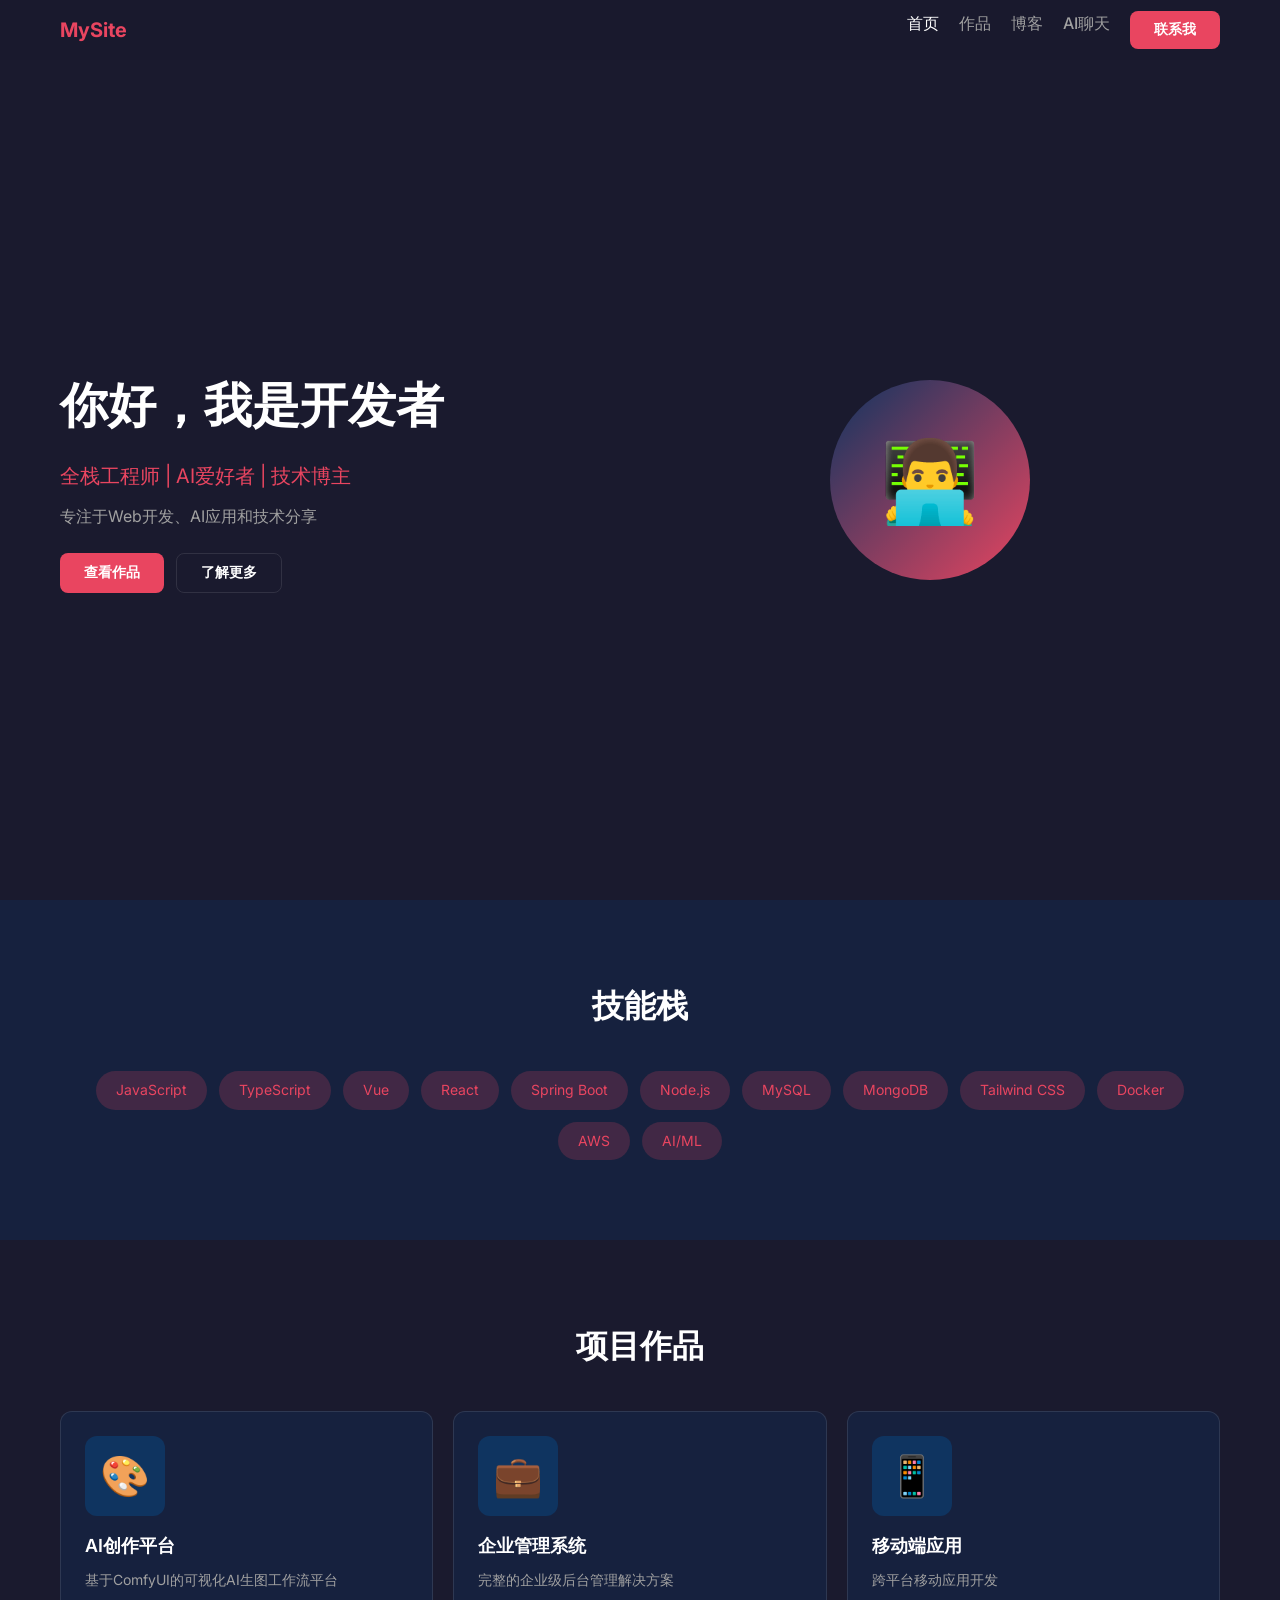
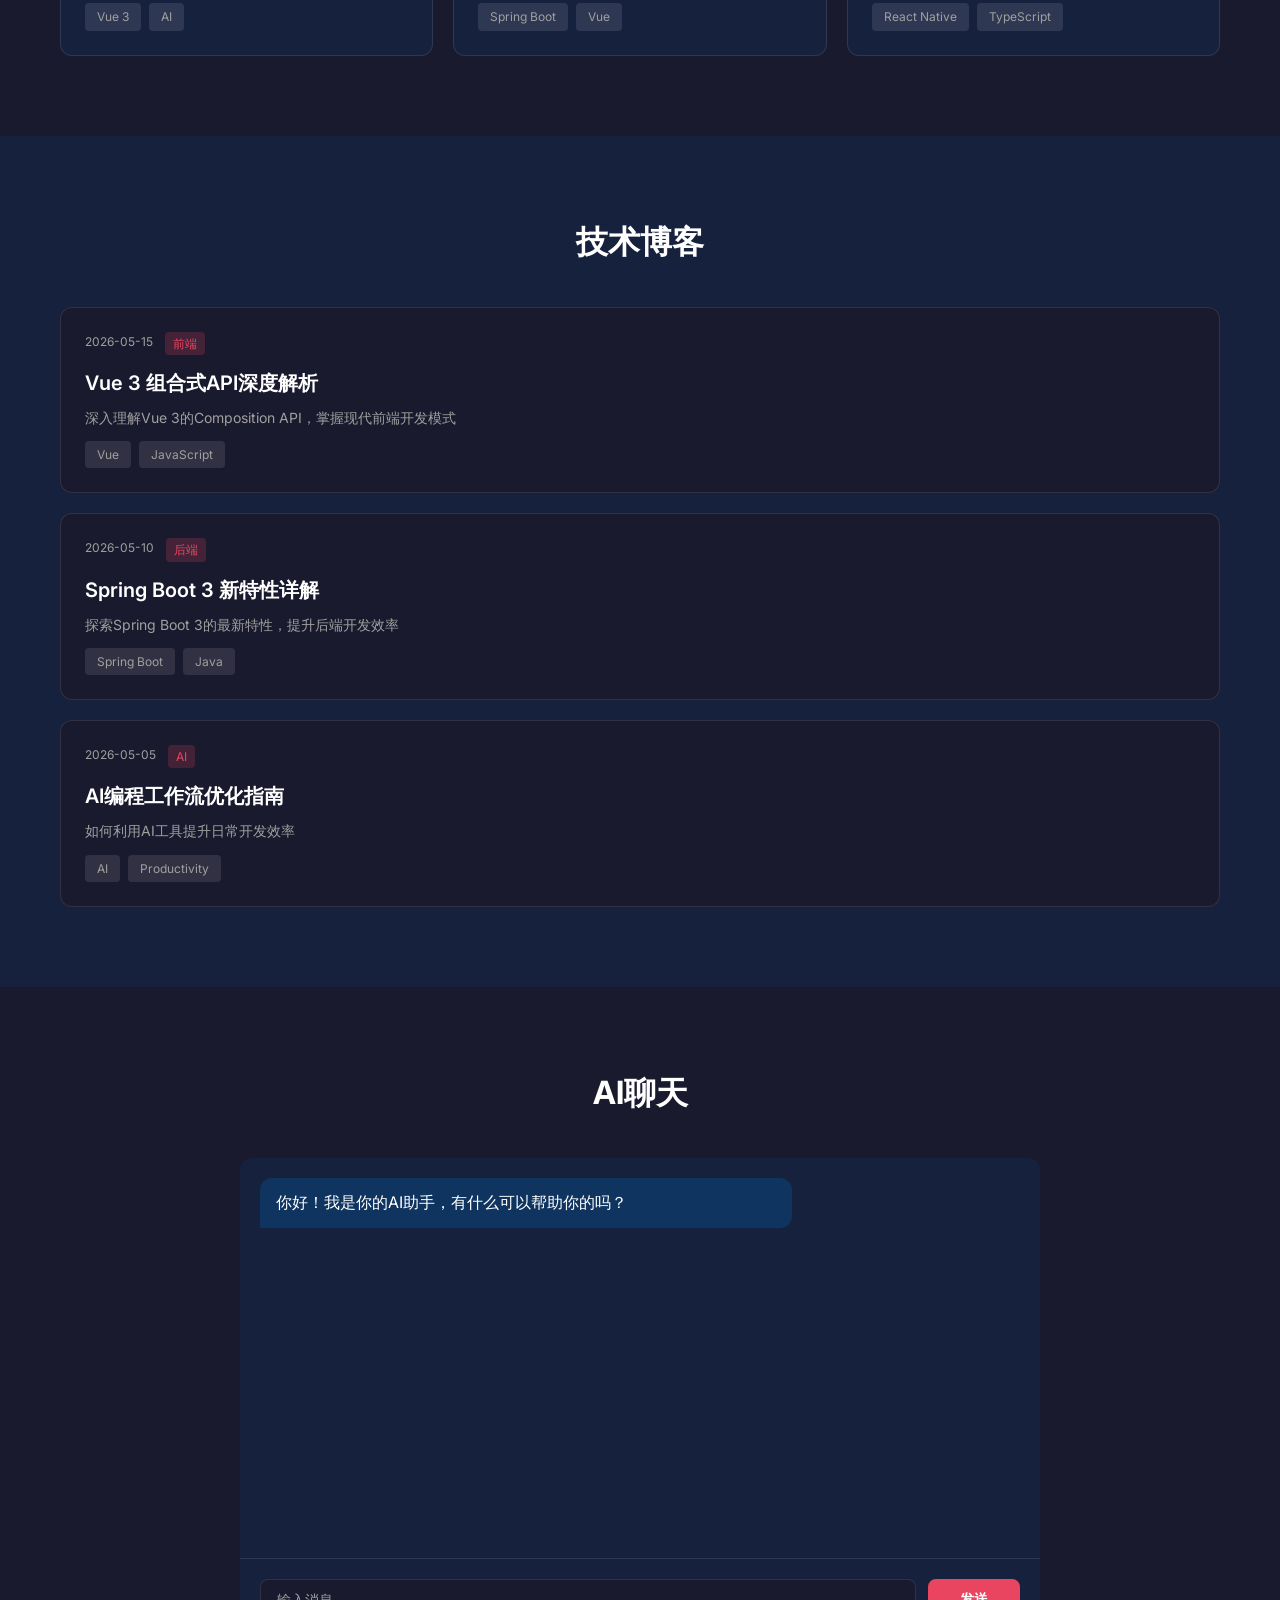
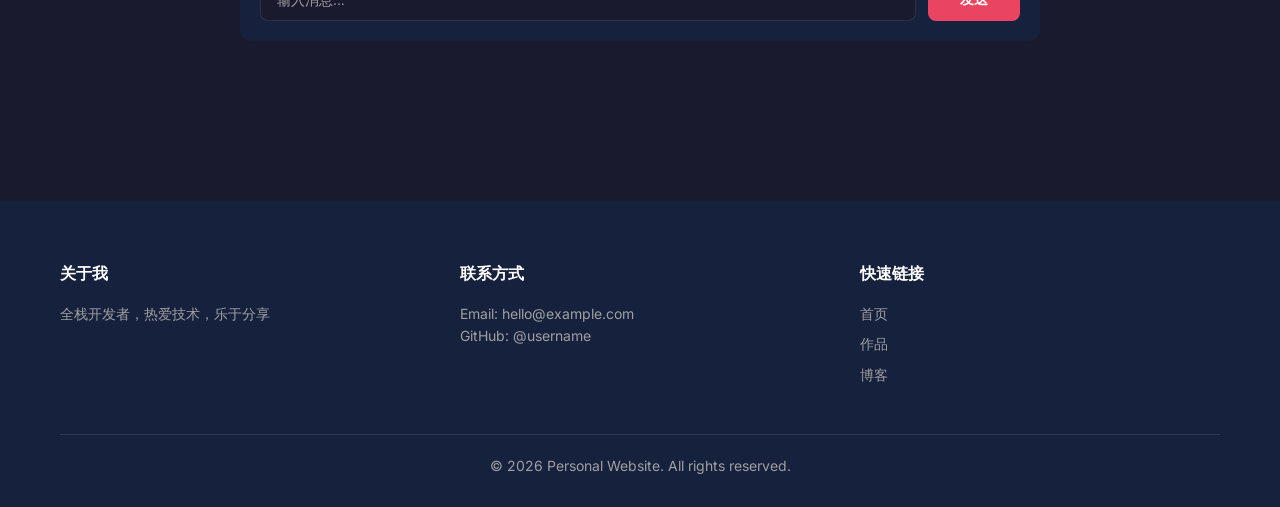
<file: test/staticv1/index.html>
<!DOCTYPE html>
<html lang="zh-CN">
<head>
    <meta charset="UTF-8">
    <meta name="viewport" content="width=device-width, initial-scale=1.0">
    <title>Personal Website - 个人网站</title>
    <link href="https://fonts.googleapis.com/css2?family=Inter:wght@400;600;700&display=swap" rel="stylesheet">
    <link rel="stylesheet" href="styles.css">
</head>
<body>
    <!-- 导航栏 -->
    <nav class="navbar">
        <div class="container">
            <div class="logo">
                <span class="logo-text">MySite</span>
            </div>
            <ul class="nav-links">
                <li><a href="#home" class="nav-link active">首页</a></li>
                <li><a href="#works" class="nav-link">作品</a></li>
                <li><a href="#blog" class="nav-link">博客</a></li>
                <li><a href="#chat" class="nav-link">AI聊天</a></li>
                <li><button class="btn btn-primary">联系我</button></li>
            </ul>
            <div class="hamburger" onclick="toggleMenu()">
                <span></span>
                <span></span>
                <span></span>
            </div>
        </div>
    </nav>

    <!-- Hero区域 -->
    <section id="home" class="hero">
        <div class="container hero-content">
            <div class="hero-text">
                <h1 class="hero-title">你好，我是开发者</h1>
                <p class="hero-subtitle">全栈工程师 | AI爱好者 | 技术博主</p>
                <p class="hero-description">专注于Web开发、AI应用和技术分享</p>
                <div class="hero-buttons">
                    <button class="btn btn-primary">查看作品</button>
                    <button class="btn btn-secondary">了解更多</button>
                </div>
            </div>
            <div class="hero-avatar">
                <div class="avatar-circle">
                    <span class="avatar-icon">👨‍💻</span>
                </div>
            </div>
        </div>
    </section>

    <!-- 技能标签 -->
    <section class="skills">
        <div class="container">
            <h2 class="section-title">技能栈</h2>
            <div class="skills-grid">
                <span class="skill-tag">JavaScript</span>
                <span class="skill-tag">TypeScript</span>
                <span class="skill-tag">Vue</span>
                <span class="skill-tag">React</span>
                <span class="skill-tag">Spring Boot</span>
                <span class="skill-tag">Node.js</span>
                <span class="skill-tag">MySQL</span>
                <span class="skill-tag">MongoDB</span>
                <span class="skill-tag">Tailwind CSS</span>
                <span class="skill-tag">Docker</span>
                <span class="skill-tag">AWS</span>
                <span class="skill-tag">AI/ML</span>
            </div>
        </div>
    </section>

    <!-- 作品展示 -->
    <section id="works" class="works">
        <div class="container">
            <h2 class="section-title">项目作品</h2>
            <div class="works-grid">
                <div class="work-card">
                    <div class="work-image">
                        <span class="work-icon">🎨</span>
                    </div>
                    <h3 class="work-title">AI创作平台</h3>
                    <p class="work-description">基于ComfyUI的可视化AI生图工作流平台</p>
                    <div class="work-tags">
                        <span class="tag">Vue 3</span>
                        <span class="tag">AI</span>
                    </div>
                </div>
                <div class="work-card">
                    <div class="work-image">
                        <span class="work-icon">💼</span>
                    </div>
                    <h3 class="work-title">企业管理系统</h3>
                    <p class="work-description">完整的企业级后台管理解决方案</p>
                    <div class="work-tags">
                        <span class="tag">Spring Boot</span>
                        <span class="tag">Vue</span>
                    </div>
                </div>
                <div class="work-card">
                    <div class="work-image">
                        <span class="work-icon">📱</span>
                    </div>
                    <h3 class="work-title">移动端应用</h3>
                    <p class="work-description">跨平台移动应用开发</p>
                    <div class="work-tags">
                        <span class="tag">React Native</span>
                        <span class="tag">TypeScript</span>
                    </div>
                </div>
            </div>
        </div>
    </section>

    <!-- 博客列表 -->
    <section id="blog" class="blog">
        <div class="container">
            <h2 class="section-title">技术博客</h2>
            <div class="blog-list">
                <article class="blog-card">
                    <div class="blog-meta">
                        <span class="blog-date">2026-05-15</span>
                        <span class="blog-category">前端</span>
                    </div>
                    <h3 class="blog-title">Vue 3 组合式API深度解析</h3>
                    <p class="blog-summary">深入理解Vue 3的Composition API，掌握现代前端开发模式</p>
                    <div class="blog-tags">
                        <span class="tag">Vue</span>
                        <span class="tag">JavaScript</span>
                    </div>
                </article>
                <article class="blog-card">
                    <div class="blog-meta">
                        <span class="blog-date">2026-05-10</span>
                        <span class="blog-category">后端</span>
                    </div>
                    <h3 class="blog-title">Spring Boot 3 新特性详解</h3>
                    <p class="blog-summary">探索Spring Boot 3的最新特性，提升后端开发效率</p>
                    <div class="blog-tags">
                        <span class="tag">Spring Boot</span>
                        <span class="tag">Java</span>
                    </div>
                </article>
                <article class="blog-card">
                    <div class="blog-meta">
                        <span class="blog-date">2026-05-05</span>
                        <span class="blog-category">AI</span>
                    </div>
                    <h3 class="blog-title">AI编程工作流优化指南</h3>
                    <p class="blog-summary">如何利用AI工具提升日常开发效率</p>
                    <div class="blog-tags">
                        <span class="tag">AI</span>
                        <span class="tag">Productivity</span>
                    </div>
                </article>
            </div>
        </div>
    </section>

    <!-- AI聊天区域 -->
    <section id="chat" class="chat-section">
        <div class="container">
            <h2 class="section-title">AI聊天</h2>
            <div class="chat-container">
                <div class="chat-messages" id="chatMessages">
                    <div class="message bot-message">
                        <div class="message-content">
                            <p>你好！我是你的AI助手，有什么可以帮助你的吗？</p>
                        </div>
                    </div>
                </div>
                <div class="chat-input-area">
                    <input type="text" id="chatInput" placeholder="输入消息..." class="chat-input">
                    <button class="btn btn-primary chat-send-btn" onclick="sendMessage()">发送</button>
                </div>
            </div>
        </div>
    </section>

    <!-- 页脚 -->
    <footer class="footer">
        <div class="container">
            <div class="footer-content">
                <div class="footer-section">
                    <h4>关于我</h4>
                    <p>全栈开发者，热爱技术，乐于分享</p>
                </div>
                <div class="footer-section">
                    <h4>联系方式</h4>
                    <p>Email: hello@example.com</p>
                    <p>GitHub: @username</p>
                </div>
                <div class="footer-section">
                    <h4>快速链接</h4>
                    <ul>
                        <li><a href="#home">首页</a></li>
                        <li><a href="#works">作品</a></li>
                        <li><a href="#blog">博客</a></li>
                    </ul>
                </div>
            </div>
            <div class="footer-bottom">
                <p>&copy; 2026 Personal Website. All rights reserved.</p>
            </div>
        </div>
    </footer>

    <script src="script.js"></script>
</body>
</html>
</file>
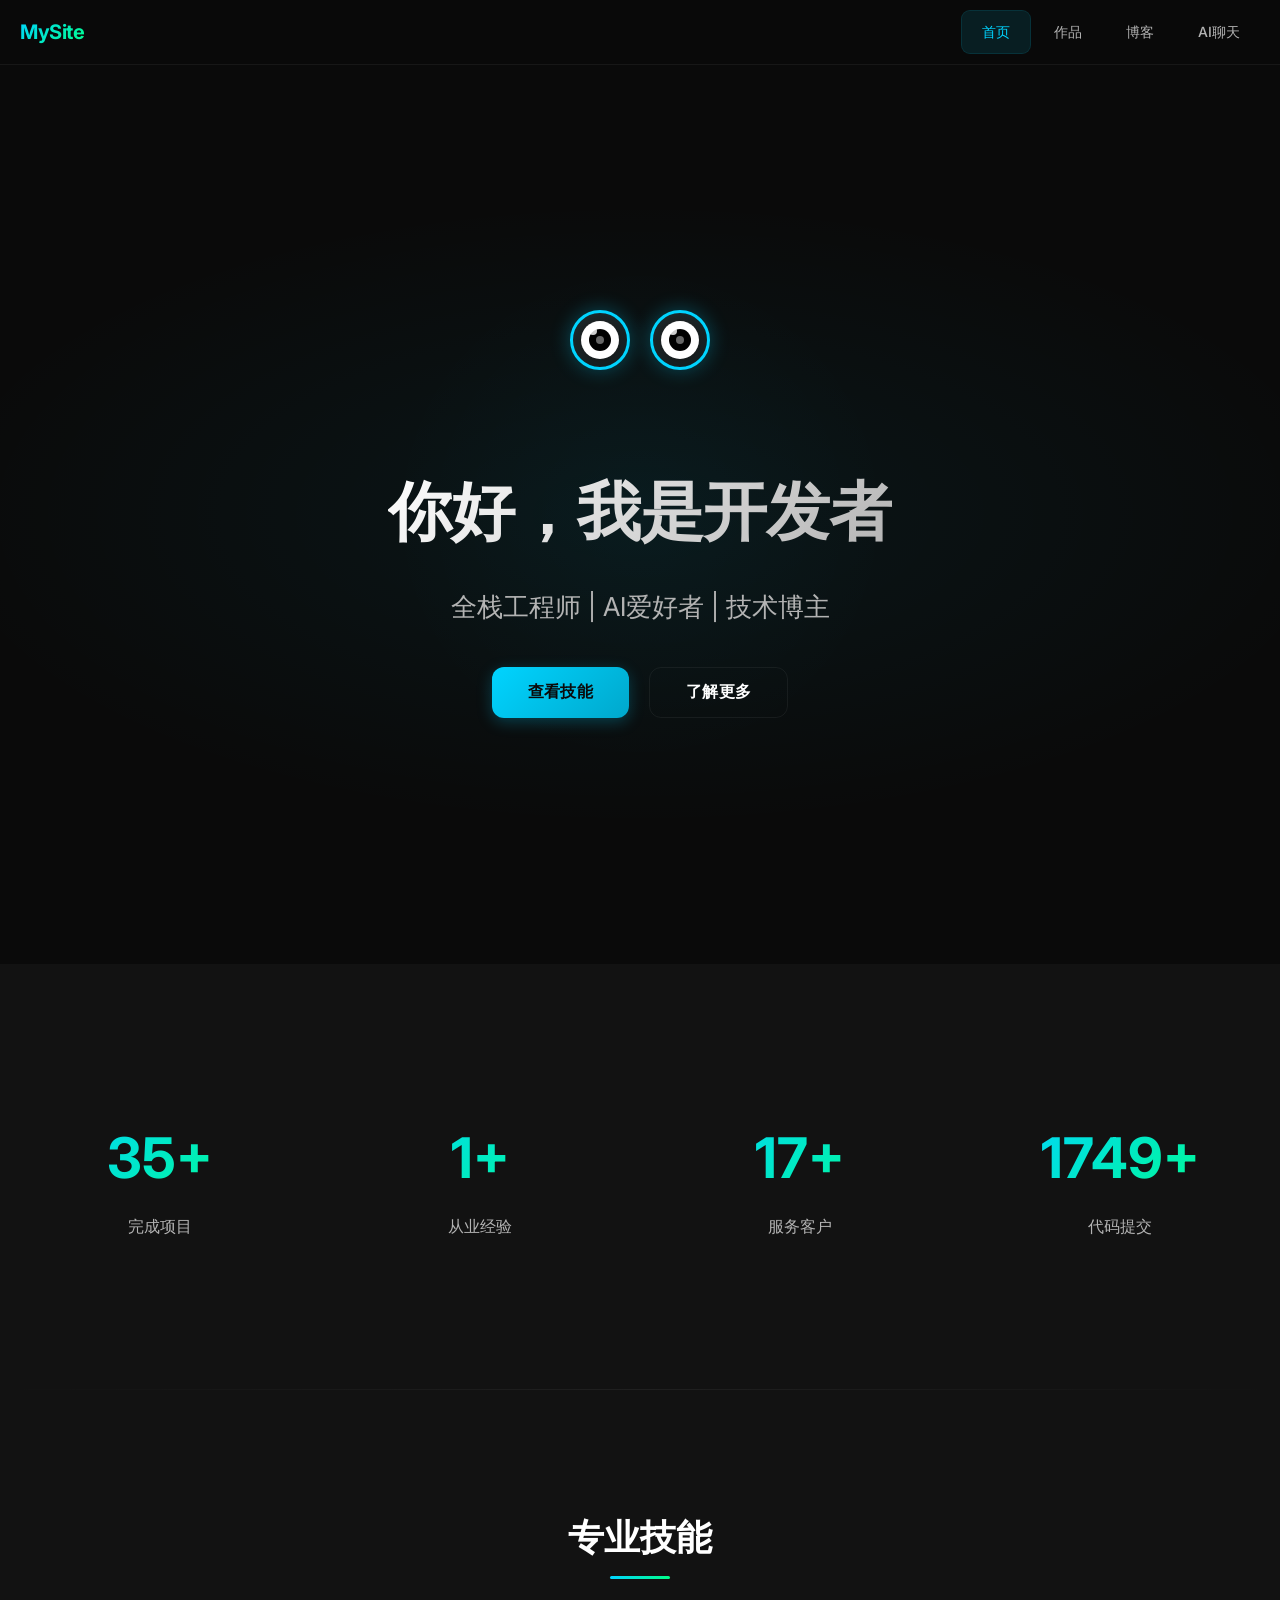
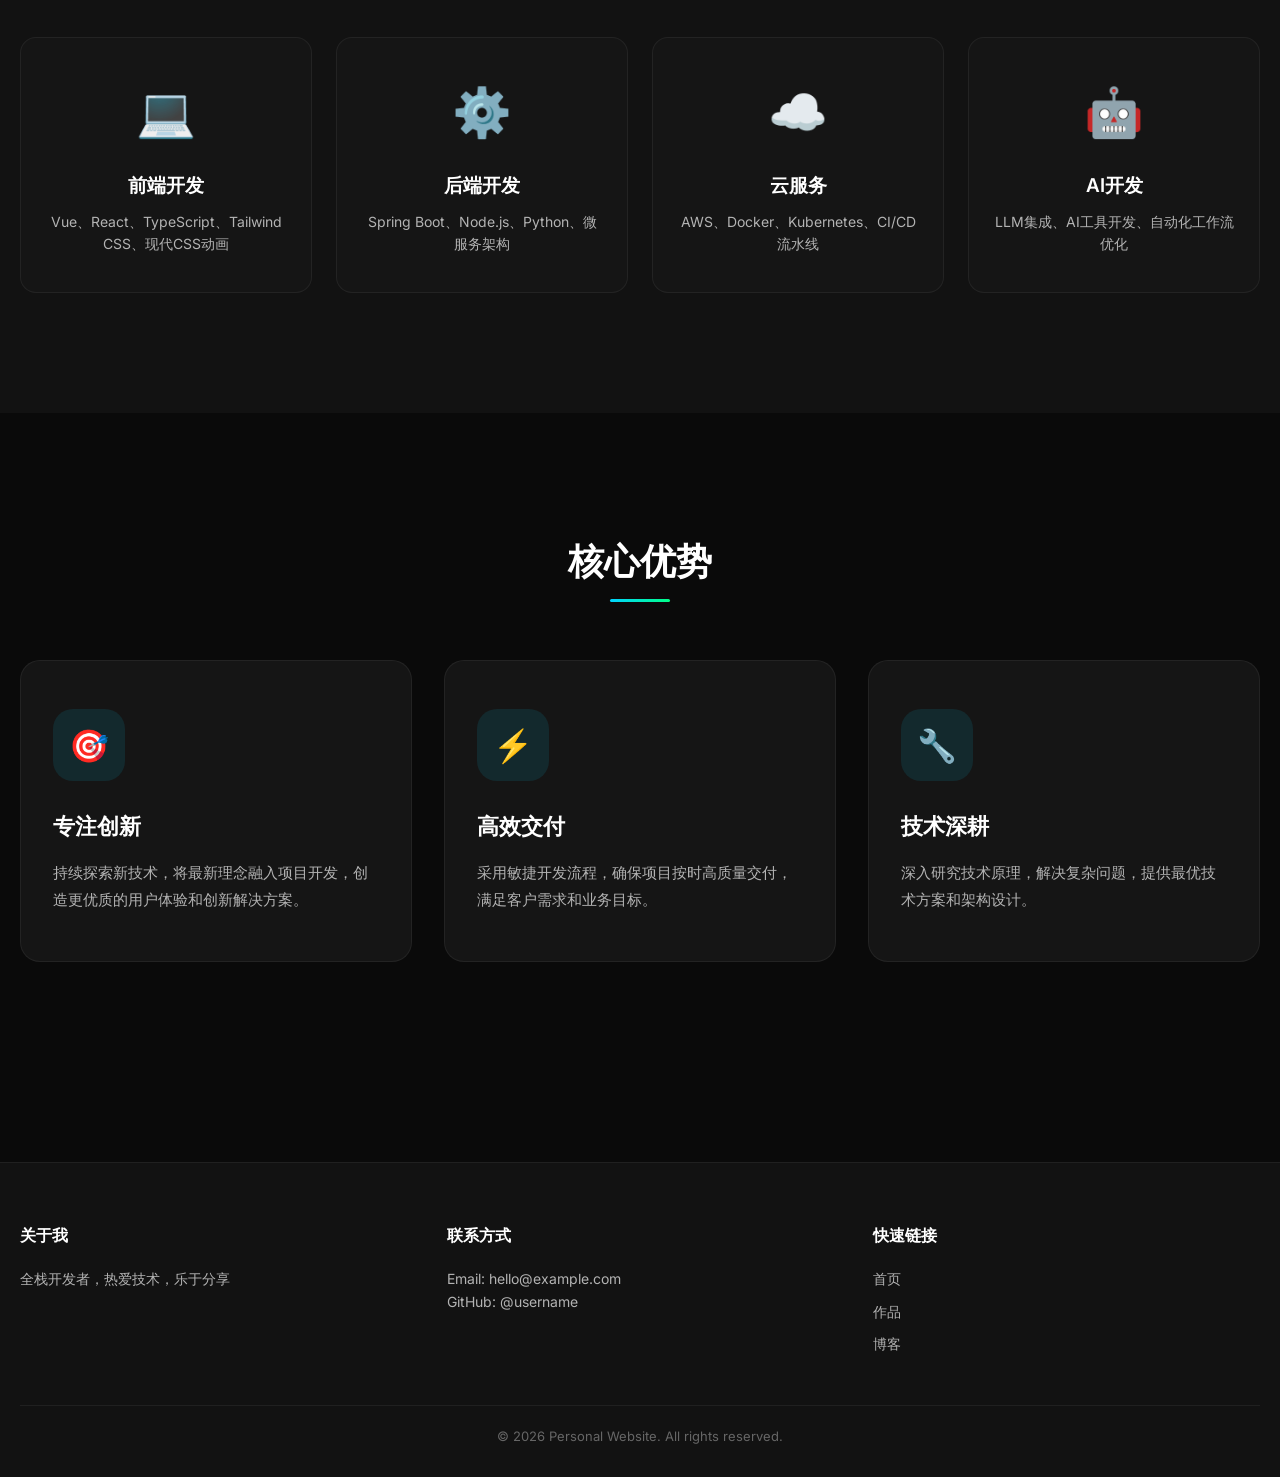
<file: test/staticv2/index.html>
<!DOCTYPE html>
<html lang="zh-CN">
<head>
    <meta charset="UTF-8">
    <meta name="viewport" content="width=device-width, initial-scale=1.0">
    <title>首页 - Personal Website</title>
    <link href="https://fonts.googleapis.com/css2?family=Inter:wght@400;500;600;700&display=swap" rel="stylesheet">
    <link rel="stylesheet" href="styles.css">
    <style>
        main {
            padding-top: 64px;
        }

        .hero {
            min-height: 100vh;
            display: flex;
            align-items: center;
            justify-content: center;
            position: relative;
            overflow: hidden;
        }

        .hero::before {
            content: '';
            position: absolute;
            top: 0;
            left: 0;
            right: 0;
            bottom: 0;
            background: radial-gradient(ellipse 80% 50% at center, rgba(0, 212, 255, 0.06) 0%, transparent 70%);
        }

        .hero::after {
            content: '';
            position: absolute;
            top: 50%;
            left: 50%;
            width: 600px;
            height: 600px;
            background: radial-gradient(circle, rgba(0, 212, 255, 0.03) 0%, transparent 60%);
            transform: translate(-50%, -50%);
            animation: pulseGlow 4s ease-in-out infinite;
        }

        @keyframes pulseGlow {
            0%, 100% {
                transform: translate(-50%, -50%) scale(1);
                opacity: 0.5;
            }
            50% {
                transform: translate(-50%, -50%) scale(1.2);
                opacity: 0.8;
            }
        }

        .hero-content {
            text-align: center;
            position: relative;
            z-index: 1;
            padding: 0 20px;
        }

        .eye-container {
            width: 140px;
            height: 100px;
            margin: 0 auto 50px;
            position: relative;
            animation: fadeInUp 0.8s ease forwards;
            perspective: 1000px;
        }

        .eye {
            width: 60px;
            height: 60px;
            background: linear-gradient(145deg, #1f1f1f 0%, #141414 100%);
            border-radius: 50%;
            position: absolute;
            border: 3px solid var(--accent);
            overflow: hidden;
            animation: eyeOpen 1.2s cubic-bezier(0.34, 1.56, 0.64, 1) forwards;
            opacity: 0;
            box-shadow: 
                0 0 20px rgba(0, 212, 255, 0.3),
                inset 0 0 20px rgba(0, 212, 255, 0.1);
        }

        .eye.left {
            left: 0;
            animation-delay: 0.3s;
        }

        .eye.right {
            right: 0;
            animation-delay: 0.5s;
        }

        @keyframes eyeOpen {
            0% {
                opacity: 0;
                transform: scaleY(0.05) scaleX(1);
                box-shadow: none;
            }
            50% {
                opacity: 1;
                transform: scaleY(0.05) scaleX(1);
                box-shadow: none;
            }
            60% {
                transform: scaleY(1.1) scaleX(1);
            }
            80% {
                transform: scaleY(0.9) scaleX(1);
            }
            100% {
                opacity: 1;
                transform: scaleY(1) scaleX(1);
                box-shadow: 
                    0 0 20px rgba(0, 212, 255, 0.3),
                    inset 0 0 20px rgba(0, 212, 255, 0.1);
            }
        }

        .eye-inner {
            width: 38px;
            height: 38px;
            background: #ffffff;
            border-radius: 50%;
            position: absolute;
            top: 50%;
            left: 50%;
            transform: translate(-50%, -50%);
            display: flex;
            align-items: center;
            justify-content: center;
            transition: transform 0.15s ease-out;
        }

        .pupil-container {
            position: relative;
            width: 100%;
            height: 100%;
            display: flex;
            align-items: center;
            justify-content: center;
        }

        .pupil {
            width: 22px;
            height: 22px;
            background: #000;
            border-radius: 50%;
            position: relative;
            transition: transform 0.25s cubic-bezier(0.4, 0, 0.2, 1);
        }

        .pupil::after {
            content: '';
            position: absolute;
            top: 30%;
            left: 30%;
            width: 40%;
            height: 40%;
            background: rgba(255, 255, 255, 0.4);
            border-radius: 50%;
        }

        .reflection {
            width: 8px;
            height: 8px;
            background: #fff;
            border-radius: 50%;
            position: absolute;
            top: 6px;
            left: 8px;
            opacity: 0.8;
        }

        .hero-title {
            font-size: 64px;
            font-weight: 700;
            margin-bottom: 24px;
            animation: fadeInUp 0.8s ease 0.8s forwards;
            opacity: 0;
            letter-spacing: -1px;
            background: linear-gradient(135deg, #fff 0%, #b3b3b3 100%);
            -webkit-background-clip: text;
            -webkit-text-fill-color: transparent;
            background-clip: text;
        }

        .hero-subtitle {
            font-size: 26px;
            color: var(--text-secondary);
            margin-bottom: 40px;
            animation: fadeInUp 0.8s ease 1s forwards;
            opacity: 0;
            font-weight: 400;
        }

        .hero-buttons {
            display: flex;
            gap: 20px;
            justify-content: center;
            animation: fadeInUp 0.8s ease 1.2s forwards;
            opacity: 0;
            flex-wrap: wrap;
        }

        .btn-hero {
            padding: 14px 36px;
            font-size: 16px;
            border-radius: 12px;
        }

        .skills-section {
            padding: 120px 0;
            background: var(--bg-secondary);
            position: relative;
        }

        .skills-section::before {
            content: '';
            position: absolute;
            top: 0;
            left: 0;
            right: 0;
            height: 1px;
            background: linear-gradient(90deg, transparent, var(--border-color), transparent);
        }

        .section-title {
            font-size: 36px;
            font-weight: 700;
            text-align: center;
            margin-bottom: 70px;
            position: relative;
        }

        .section-title::after {
            content: '';
            position: absolute;
            bottom: -12px;
            left: 50%;
            transform: translateX(-50%);
            width: 60px;
            height: 3px;
            background: linear-gradient(90deg, var(--accent), var(--success));
            border-radius: 2px;
        }

        .skills-grid {
            display: grid;
            grid-template-columns: repeat(auto-fit, minmax(220px, 1fr));
            gap: 24px;
        }

        .skill-card {
            background: var(--bg-card);
            padding: 36px 24px;
            border-radius: 16px;
            text-align: center;
            border: 1px solid var(--border-color);
            transition: all 0.35s cubic-bezier(0.4, 0, 0.2, 1);
            position: relative;
            overflow: hidden;
        }

        .skill-card::before {
            content: '';
            position: absolute;
            top: 0;
            left: 0;
            right: 0;
            height: 3px;
            background: linear-gradient(90deg, var(--accent), var(--success));
            transform: scaleX(0);
            transition: transform 0.35s ease;
        }

        .skill-card:hover {
            border-color: var(--accent);
            transform: translateY(-8px);
            box-shadow: var(--shadow-accent);
        }

        .skill-card:hover::before {
            transform: scaleX(1);
        }

        .skill-icon {
            font-size: 48px;
            margin-bottom: 20px;
            transition: transform 0.3s ease;
        }

        .skill-card:hover .skill-icon {
            transform: scale(1.1);
        }

        .skill-title {
            font-size: 19px;
            font-weight: 600;
            margin-bottom: 10px;
        }

        .skill-desc {
            color: var(--text-secondary);
            font-size: 14px;
            line-height: 1.6;
        }

        .features-section {
            padding: 120px 0;
            position: relative;
        }

        .features-grid {
            display: grid;
            grid-template-columns: repeat(auto-fit, minmax(320px, 1fr));
            gap: 32px;
        }

        .feature-card {
            background: var(--bg-card);
            padding: 48px 32px;
            border-radius: 20px;
            border: 1px solid var(--border-color);
            transition: all 0.35s cubic-bezier(0.4, 0, 0.2, 1);
            position: relative;
            overflow: hidden;
        }

        .feature-card::before {
            content: '';
            position: absolute;
            top: -50%;
            right: -50%;
            width: 100px;
            height: 100px;
            background: radial-gradient(circle, rgba(0, 212, 255, 0.08) 0%, transparent 70%);
            transition: transform 0.5s ease;
        }

        .feature-card:hover::before {
            transform: scale(2.5);
        }

        .feature-card:hover {
            border-color: var(--accent);
            transform: translateY(-10px);
            box-shadow: var(--shadow-lg);
        }

        .feature-icon {
            width: 72px;
            height: 72px;
            background: rgba(0, 212, 255, 0.1);
            border-radius: 20px;
            display: flex;
            align-items: center;
            justify-content: center;
            font-size: 32px;
            margin-bottom: 28px;
            transition: all 0.3s ease;
        }

        .feature-card:hover .feature-icon {
            background: rgba(0, 212, 255, 0.15);
            transform: scale(1.05);
        }

        .feature-title {
            font-size: 22px;
            font-weight: 600;
            margin-bottom: 14px;
        }

        .feature-desc {
            color: var(--text-secondary);
            font-size: 15px;
            line-height: 1.8;
        }

        .stats-section {
            padding: 120px 0;
            background: var(--bg-secondary);
        }

        .stats-grid {
            display: grid;
            grid-template-columns: repeat(auto-fit, minmax(200px, 1fr));
            gap: 40px;
            text-align: center;
        }

        .stat-item {
            padding: 30px;
        }

        .stat-value {
            font-size: 56px;
            font-weight: 700;
            background: linear-gradient(135deg, var(--accent), var(--success));
            -webkit-background-clip: text;
            -webkit-text-fill-color: transparent;
            background-clip: text;
            margin-bottom: 10px;
            display: block;
        }

        .stat-label {
            color: var(--text-secondary);
            font-size: 16px;
        }

        @media (max-width: 768px) {
            .hero-title {
                font-size: 40px;
            }

            .hero-subtitle {
                font-size: 20px;
            }

            .eye-container {
                width: 110px;
                height: 80px;
            }

            .eye {
                width: 48px;
                height: 48px;
            }

            .eye-inner {
                width: 30px;
                height: 30px;
            }

            .pupil {
                width: 18px;
                height: 18px;
            }

            .skills-grid {
                grid-template-columns: repeat(auto-fit, minmax(200px, 1fr));
                gap: 16px;
            }

            .features-grid {
                grid-template-columns: 1fr;
                gap: 20px;
            }

            .stat-value {
                font-size: 40px;
            }
        }

        @media (max-width: 480px) {
            .hero-title {
                font-size: 32px;
            }

            .hero-subtitle {
                font-size: 17px;
            }

            .hero-buttons {
                flex-direction: column;
                align-items: center;
            }

            .btn-hero {
                width: 100%;
                max-width: 280px;
            }
        }
    </style>
</head>
<body>
    <nav class="navbar">
        <div class="container">
            <div class="logo">MySite</div>
            <ul class="nav-links" id="navLinks">
                <li><a href="index.html" class="active">首页</a></li>
                <li><a href="works.html">作品</a></li>
                <li><a href="blog.html">博客</a></li>
                <li><a href="ai-chat.html">AI聊天</a></li>
            </ul>
            <div class="hamburger" id="hamburger" onclick="toggleMenu()">
                <span></span>
                <span></span>
                <span></span>
            </div>
        </div>
    </nav>

    <main>
        <section class="hero">
            <div class="container hero-content">
                <div class="eye-container">
                    <div class="eye left">
                        <div class="eye-inner">
                            <div class="pupil-container">
                                <div class="pupil" id="leftPupil"></div>
                            </div>
                            <div class="reflection"></div>
                        </div>
                    </div>
                    <div class="eye right">
                        <div class="eye-inner">
                            <div class="pupil-container">
                                <div class="pupil" id="rightPupil"></div>
                            </div>
                            <div class="reflection"></div>
                        </div>
                    </div>
                </div>
                <h1 class="hero-title">你好，我是开发者</h1>
                <p class="hero-subtitle">全栈工程师 | AI爱好者 | 技术博主</p>
                <div class="hero-buttons">
                    <button class="btn btn-primary btn-hero" onclick="scrollToSection('skills-section')">查看技能</button>
                    <button class="btn btn-secondary btn-hero" onclick="scrollToSection('features-section')">了解更多</button>
                </div>
            </div>
        </section>

        <section class="stats-section">
            <div class="container">
                <div class="stats-grid">
                    <div class="stat-item">
                        <span class="stat-value" id="statProjects">100+</span>
                        <span class="stat-label">完成项目</span>
                    </div>
                    <div class="stat-item">
                        <span class="stat-value" id="statYears">5+</span>
                        <span class="stat-label">从业经验</span>
                    </div>
                    <div class="stat-item">
                        <span class="stat-value" id="statClients">50+</span>
                        <span class="stat-label">服务客户</span>
                    </div>
                    <div class="stat-item">
                        <span class="stat-value" id="statCommits">5000+</span>
                        <span class="stat-label">代码提交</span>
                    </div>
                </div>
            </div>
        </section>

        <section class="skills-section" id="skills-section">
            <div class="container">
                <h2 class="section-title">专业技能</h2>
                <div class="skills-grid">
                    <div class="skill-card">
                        <div class="skill-icon">💻</div>
                        <h3 class="skill-title">前端开发</h3>
                        <p class="skill-desc">Vue、React、TypeScript、Tailwind CSS、现代CSS动画</p>
                    </div>
                    <div class="skill-card">
                        <div class="skill-icon">⚙️</div>
                        <h3 class="skill-title">后端开发</h3>
                        <p class="skill-desc">Spring Boot、Node.js、Python、微服务架构</p>
                    </div>
                    <div class="skill-card">
                        <div class="skill-icon">☁️</div>
                        <h3 class="skill-title">云服务</h3>
                        <p class="skill-desc">AWS、Docker、Kubernetes、CI/CD流水线</p>
                    </div>
                    <div class="skill-card">
                        <div class="skill-icon">🤖</div>
                        <h3 class="skill-title">AI开发</h3>
                        <p class="skill-desc">LLM集成、AI工具开发、自动化工作流优化</p>
                    </div>
                </div>
            </div>
        </section>

        <section class="features-section" id="features-section">
            <div class="container">
                <h2 class="section-title">核心优势</h2>
                <div class="features-grid">
                    <div class="feature-card">
                        <div class="feature-icon">🎯</div>
                        <h3 class="feature-title">专注创新</h3>
                        <p class="feature-desc">持续探索新技术，将最新理念融入项目开发，创造更优质的用户体验和创新解决方案。</p>
                    </div>
                    <div class="feature-card">
                        <div class="feature-icon">⚡</div>
                        <h3 class="feature-title">高效交付</h3>
                        <p class="feature-desc">采用敏捷开发流程，确保项目按时高质量交付，满足客户需求和业务目标。</p>
                    </div>
                    <div class="feature-card">
                        <div class="feature-icon">🔧</div>
                        <h3 class="feature-title">技术深耕</h3>
                        <p class="feature-desc">深入研究技术原理，解决复杂问题，提供最优技术方案和架构设计。</p>
                    </div>
                </div>
            </div>
        </section>
    </main>

    <footer class="footer">
        <div class="container">
            <div class="footer-content">
                <div class="footer-section">
                    <h4>关于我</h4>
                    <p>全栈开发者，热爱技术，乐于分享</p>
                </div>
                <div class="footer-section">
                    <h4>联系方式</h4>
                    <p>Email: hello@example.com</p>
                    <p>GitHub: @username</p>
                </div>
                <div class="footer-section">
                    <h4>快速链接</h4>
                    <ul>
                        <li><a href="index.html">首页</a></li>
                        <li><a href="works.html">作品</a></li>
                        <li><a href="blog.html">博客</a></li>
                    </ul>
                </div>
            </div>
            <div class="footer-bottom">
                <p>&copy; 2026 Personal Website. All rights reserved.</p>
            </div>
        </div>
    </footer>

    <script>
        function toggleMenu() {
            const navLinks = document.getElementById('navLinks');
            const hamburger = document.getElementById('hamburger');
            navLinks.classList.toggle('active');
            hamburger.classList.toggle('active');
        }

        function scrollToSection(sectionId) {
            const section = document.getElementById(sectionId);
            if (section) {
                section.scrollIntoView({ behavior: 'smooth' });
            }
        }

        document.addEventListener('mousemove', function(e) {
            const eyeContainer = document.querySelector('.eye-container');
            const rect = eyeContainer.getBoundingClientRect();
            const centerX = rect.left + rect.width / 2;
            const centerY = rect.top + rect.height / 2;
            
            const deltaX = e.clientX - centerX;
            const deltaY = e.clientY - centerY;
            
            const distance = Math.sqrt(deltaX * deltaX + deltaY * deltaY);
            const maxDistance = 180;
            
            if (distance < maxDistance) {
                const ratioX = deltaX / maxDistance;
                const ratioY = deltaY / maxDistance;
                
                const leftPupil = document.getElementById('leftPupil');
                const rightPupil = document.getElementById('rightPupil');
                const maxOffset = 6;
                
                leftPupil.style.transform = `translate(${ratioX * maxOffset}px, ${ratioY * maxOffset}px)`;
                rightPupil.style.transform = `translate(${ratioX * maxOffset}px, ${ratioY * maxOffset}px)`;
            }
        });

        document.addEventListener('mouseleave', function() {
            const leftPupil = document.getElementById('leftPupil');
            const rightPupil = document.getElementById('rightPupil');
            
            leftPupil.style.transform = 'translate(0, 0)';
            rightPupil.style.transform = 'translate(0, 0)';
        });

        function animateNumbers() {
            const stats = [
                { id: 'statProjects', target: 100, suffix: '+' },
                { id: 'statYears', target: 5, suffix: '+' },
                { id: 'statClients', target: 50, suffix: '+' },
                { id: 'statCommits', target: 5000, suffix: '+' }
            ];

            stats.forEach(stat => {
                const element = document.getElementById(stat.id);
                if (!element) return;
                
                let current = 0;
                const duration = 2000;
                const steps = 60;
                const increment = stat.target / steps;
                const stepDuration = duration / steps;
                
                const timer = setInterval(() => {
                    current += increment;
                    if (current >= stat.target) {
                        element.textContent = stat.target + stat.suffix;
                        clearInterval(timer);
                    } else {
                        element.textContent = Math.floor(current) + stat.suffix;
                    }
                }, stepDuration);
            });
        }

        const observer = new IntersectionObserver((entries) => {
            entries.forEach(entry => {
                if (entry.isIntersecting) {
                    animateNumbers();
                    observer.disconnect();
                }
            });
        }, { threshold: 0.3 });

        const statsSection = document.querySelector('.stats-section');
        if (statsSection) {
            observer.observe(statsSection);
        }
    </script>
</body>
</html>
</file>
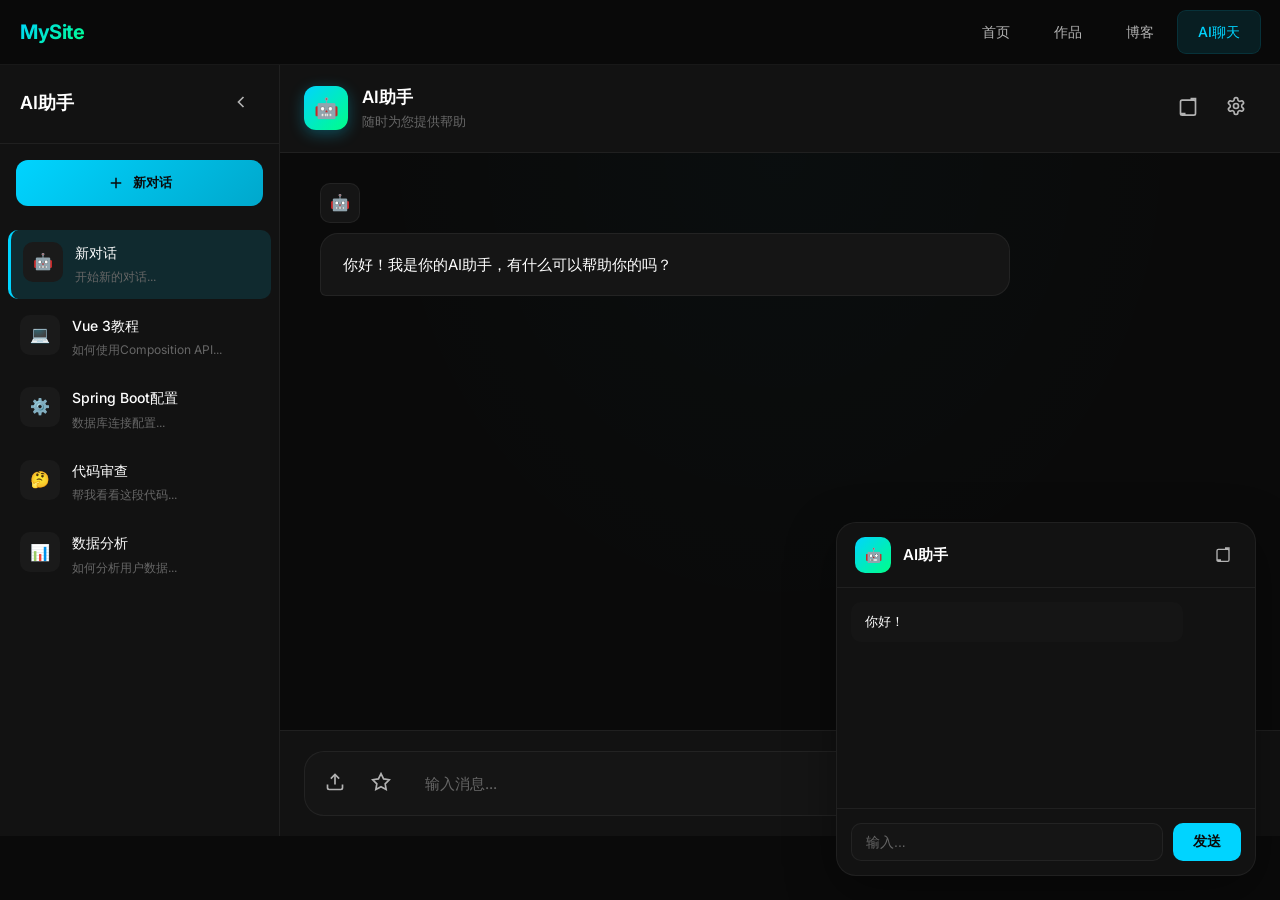
<file: test/staticv2/ai-chat.html>
<!DOCTYPE html>
<html lang="zh-CN">
<head>
    <meta charset="UTF-8">
    <meta name="viewport" content="width=device-width, initial-scale=1.0">
    <title>AI聊天 - Personal Website</title>
    <link href="https://fonts.googleapis.com/css2?family=Inter:wght@400;500;600;700&display=swap" rel="stylesheet">
    <link rel="stylesheet" href="styles.css">
    <style>
        main {
            padding-top: 64px;
            height: calc(100vh - 64px);
            display: flex;
        }

        .chat-container {
            display: flex;
            width: 100%;
            height: 100%;
        }

        .sidebar {
            width: 280px;
            background: var(--bg-secondary);
            border-right: 1px solid var(--border-color);
            display: flex;
            flex-direction: column;
            transition: width 0.35s cubic-bezier(0.4, 0, 0.2, 1);
        }

        .sidebar.collapsed {
            width: 60px;
        }

        .sidebar-header {
            padding: 20px;
            border-bottom: 1px solid var(--border-color);
            display: flex;
            align-items: center;
            gap: 12px;
        }

        .sidebar-title {
            font-size: 18px;
            font-weight: 600;
            flex: 1;
            overflow: hidden;
            white-space: nowrap;
            text-overflow: ellipsis;
        }

        .collapse-btn {
            background: none;
            border: none;
            color: var(--text-secondary);
            cursor: pointer;
            padding: 8px;
            border-radius: 8px;
            transition: all 0.25s ease;
            flex-shrink: 0;
        }

        .collapse-btn:hover {
            background: var(--bg-hover);
            color: var(--text-primary);
        }

        .new-chat-btn {
            margin: 16px;
            padding: 14px;
            background: linear-gradient(135deg, var(--accent), var(--accent-dark));
            border: none;
            border-radius: 12px;
            color: var(--bg-primary);
            font-weight: 600;
            cursor: pointer;
            transition: all 0.35s cubic-bezier(0.4, 0, 0.2, 1);
            display: flex;
            align-items: center;
            justify-content: center;
            gap: 8px;
        }

        .new-chat-btn:hover {
            transform: translateY(-2px);
            box-shadow: 0 8px 25px rgba(0, 212, 255, 0.35);
        }

        .history-list {
            flex: 1;
            overflow-y: auto;
            padding: 8px;
        }

        .history-item {
            padding: 12px;
            border-radius: 10px;
            cursor: pointer;
            transition: all 0.25s ease;
            display: flex;
            align-items: flex-start;
            gap: 12px;
            margin-bottom: 4px;
        }

        .history-item:hover {
            background: var(--bg-hover);
        }

        .history-item.active {
            background: rgba(0, 212, 255, 0.12);
            border-left: 3px solid var(--accent);
        }

        .history-icon {
            width: 40px;
            height: 40px;
            background: var(--bg-tertiary);
            border-radius: 10px;
            display: flex;
            align-items: center;
            justify-content: center;
            flex-shrink: 0;
            font-size: 16px;
        }

        .history-content {
            flex: 1;
            overflow: hidden;
            min-width: 0;
        }

        .history-title {
            font-size: 14px;
            font-weight: 500;
            white-space: nowrap;
            overflow: hidden;
            text-overflow: ellipsis;
            margin-bottom: 3px;
            color: var(--text-primary);
        }

        .history-preview {
            font-size: 12px;
            color: var(--text-muted);
            white-space: nowrap;
            overflow: hidden;
            text-overflow: ellipsis;
        }

        .sidebar.collapsed .sidebar-title,
        .sidebar.collapsed .new-chat-btn,
        .sidebar.collapsed .history-content {
            display: none;
        }

        .sidebar.collapsed .sidebar-header {
            justify-content: center;
        }

        .sidebar.collapsed .history-item {
            justify-content: center;
            padding: 10px;
        }

        .chat-area {
            flex: 1;
            display: flex;
            flex-direction: column;
            position: relative;
            background: var(--bg-primary);
        }

        .chat-header {
            padding: 20px 24px;
            border-bottom: 1px solid var(--border-color);
            display: flex;
            align-items: center;
            gap: 14px;
            background: var(--bg-secondary);
        }

        .chat-avatar {
            width: 44px;
            height: 44px;
            background: linear-gradient(135deg, var(--accent), var(--success));
            border-radius: 12px;
            display: flex;
            align-items: center;
            justify-content: center;
            font-size: 20px;
            box-shadow: 0 4px 15px rgba(0, 212, 255, 0.3);
        }

        .chat-info {
            flex: 1;
        }

        .chat-title {
            font-size: 17px;
            font-weight: 600;
            color: var(--text-primary);
        }

        .chat-subtitle {
            font-size: 13px;
            color: var(--text-muted);
        }

        .chat-actions {
            display: flex;
            gap: 8px;
        }

        .action-btn {
            background: none;
            border: none;
            color: var(--text-secondary);
            cursor: pointer;
            padding: 10px;
            border-radius: 10px;
            transition: all 0.25s ease;
            position: relative;
        }

        .action-btn:hover {
            background: var(--bg-hover);
            color: var(--text-primary);
        }

        .action-btn::after {
            content: attr(title);
            position: absolute;
            bottom: -30px;
            left: 50%;
            transform: translateX(-50%);
            background: var(--bg-tertiary);
            padding: 6px 12px;
            border-radius: 6px;
            font-size: 12px;
            white-space: nowrap;
            opacity: 0;
            pointer-events: none;
            transition: opacity 0.2s ease;
        }

        .action-btn:hover::after {
            opacity: 1;
        }

        .messages-container {
            flex: 1;
            overflow-y: auto;
            padding: 30px 40px;
            position: relative;
        }

        .messages-container::before {
            content: '';
            position: absolute;
            top: 0;
            left: 0;
            right: 0;
            bottom: 0;
            background: radial-gradient(ellipse at top, rgba(0, 212, 255, 0.02) 0%, transparent 60%);
            pointer-events: none;
        }

        .message {
            margin-bottom: 32px;
            max-width: 75%;
            animation: fadeInUp 0.3s ease;
        }

        .message.user {
            margin-left: auto;
        }

        .message-bubble {
            padding: 18px 22px;
            border-radius: 18px;
            line-height: 1.7;
            font-size: 15px;
            position: relative;
        }

        .message.bot .message-bubble {
            background: var(--bg-card);
            border: 1px solid var(--border-color);
            border-radius: 18px 18px 18px 6px;
        }

        .message.user .message-bubble {
            background: linear-gradient(135deg, var(--accent), var(--accent-dark));
            color: var(--bg-primary);
            border-radius: 18px 18px 6px 18px;
            box-shadow: 0 4px 15px rgba(0, 212, 255, 0.25);
        }

        .message-avatar {
            width: 40px;
            height: 40px;
            border-radius: 10px;
            margin-bottom: 10px;
            display: flex;
            align-items: center;
            justify-content: center;
            font-size: 16px;
            flex-shrink: 0;
        }

        .message.bot .message-avatar {
            background: var(--bg-card);
            border: 1px solid var(--border-color);
        }

        .message.user .message-avatar {
            background: linear-gradient(135deg, var(--accent), var(--success));
            margin-left: auto;
        }

        .typing-indicator {
            display: flex;
            gap: 6px;
            padding: 18px 22px;
            background: var(--bg-card);
            border: 1px solid var(--border-color);
            border-radius: 18px 18px 18px 6px;
            width: fit-content;
        }

        .typing-dot {
            width: 10px;
            height: 10px;
            background: var(--accent);
            border-radius: 50%;
            animation: typing 1.4s infinite ease-in-out;
        }

        .typing-dot:nth-child(1) { animation-delay: 0s; }
        .typing-dot:nth-child(2) { animation-delay: 0.2s; }
        .typing-dot:nth-child(3) { animation-delay: 0.4s; }

        @keyframes typing {
            0%, 80%, 100% { transform: scale(0.6); opacity: 0.5; }
            40% { transform: scale(1); opacity: 1; }
        }

        .input-area {
            padding: 20px 24px;
            border-top: 1px solid var(--border-color);
            background: var(--bg-secondary);
        }

        .input-wrapper {
            display: flex;
            align-items: center;
            gap: 12px;
            background: var(--bg-card);
            border: 1px solid var(--border-color);
            border-radius: 20px;
            padding: 10px;
            transition: all 0.25s cubic-bezier(0.4, 0, 0.2, 1);
        }

        .input-wrapper:focus-within {
            border-color: var(--accent);
            box-shadow: 0 0 0 3px rgba(0, 212, 255, 0.1);
        }

        .input-tools {
            display: flex;
            gap: 6px;
        }

        .tool-btn {
            background: none;
            border: none;
            color: var(--text-secondary);
            cursor: pointer;
            padding: 10px;
            border-radius: 10px;
            transition: all 0.25s ease;
            position: relative;
        }

        .tool-btn:hover {
            background: var(--bg-hover);
            color: var(--text-primary);
        }

        .tool-btn::after {
            content: attr(title);
            position: absolute;
            bottom: -30px;
            left: 50%;
            transform: translateX(-50%);
            background: var(--bg-tertiary);
            padding: 6px 12px;
            border-radius: 6px;
            font-size: 12px;
            white-space: nowrap;
            opacity: 0;
            pointer-events: none;
            transition: opacity 0.2s ease;
        }

        .tool-btn:hover::after {
            opacity: 1;
        }

        .chat-input {
            flex: 1;
            background: transparent;
            border: none;
            color: var(--text-primary);
            font-size: 15px;
            padding: 12px;
            outline: none;
            font-family: inherit;
        }

        .chat-input::placeholder {
            color: var(--text-muted);
        }

        .send-btn {
            background: linear-gradient(135deg, var(--accent), var(--accent-dark));
            border: none;
            border-radius: 14px;
            padding: 12px 24px;
            color: var(--bg-primary);
            font-weight: 600;
            cursor: pointer;
            transition: all 0.25s cubic-bezier(0.4, 0, 0.2, 1);
            display: flex;
            align-items: center;
            gap: 8px;
            flex-shrink: 0;
        }

        .send-btn:hover:not(:disabled) {
            transform: translateY(-2px);
            box-shadow: 0 6px 20px rgba(0, 212, 255, 0.35);
        }

        .send-btn:active:not(:disabled) {
            transform: translateY(0);
        }

        .send-btn:disabled {
            opacity: 0.5;
            cursor: not-allowed;
        }

        .upload-area {
            display: none;
            padding: 24px;
            border: 2px dashed var(--border-color);
            border-radius: 14px;
            text-align: center;
            margin-bottom: 16px;
            transition: all 0.25s ease;
            background: var(--bg-card);
        }

        .upload-area.dragover {
            border-color: var(--accent);
            background: rgba(0, 212, 255, 0.08);
        }

        .upload-area.active {
            display: block;
        }

        .upload-text {
            color: var(--text-secondary);
            font-size: 14px;
            margin-bottom: 12px;
        }

        .upload-hint {
            color: var(--text-muted);
            font-size: 13px;
        }

        .voice-recording {
            display: none;
            align-items: center;
            gap: 16px;
            padding: 20px;
            background: rgba(233, 69, 96, 0.12);
            border-radius: 14px;
            margin-bottom: 16px;
            border: 1px solid rgba(233, 69, 96, 0.2);
        }

        .voice-recording.active {
            display: flex;
            animation: pulse 2s ease-in-out infinite;
        }

        .voice-wave {
            display: flex;
            align-items: center;
            gap: 3px;
        }

        .wave-bar {
            width: 5px;
            height: 24px;
            background: linear-gradient(180deg, #e94560, #ff6b6b);
            border-radius: 3px;
            animation: wave 0.6s infinite ease-in-out;
        }

        .wave-bar:nth-child(1) { height: 10px; animation-delay: 0s; }
        .wave-bar:nth-child(2) { height: 20px; animation-delay: 0.1s; }
        .wave-bar:nth-child(3) { height: 14px; animation-delay: 0.2s; }
        .wave-bar:nth-child(4) { height: 24px; animation-delay: 0.3s; }
        .wave-bar:nth-child(5) { height: 16px; animation-delay: 0.4s; }
        .wave-bar:nth-child(6) { height: 22px; animation-delay: 0.5s; }

        @keyframes wave {
            0%, 100% { transform: scaleY(1); }
            50% { transform: scaleY(0.4); }
        }

        .voice-text {
            color: #e94560;
            font-weight: 600;
            font-size: 15px;
            flex: 1;
        }

        .voice-duration {
            color: var(--text-muted);
            font-size: 14px;
        }

        .cancel-voice-btn {
            background: none;
            border: none;
            color: #e94560;
            cursor: pointer;
            padding: 10px;
            border-radius: 10px;
            transition: all 0.25s ease;
        }

        .cancel-voice-btn:hover {
            background: rgba(233, 69, 96, 0.15);
        }

        .fullscreen-overlay {
            display: none;
            position: fixed;
            top: 64px;
            left: 0;
            right: 0;
            bottom: 0;
            background: var(--bg-primary);
            z-index: 100;
            flex-direction: column;
            animation: fadeIn 0.35s cubic-bezier(0.4, 0, 0.2, 1);
            backdrop-filter: blur(20px);
        }

        .fullscreen-overlay.active {
            display: flex;
        }

        .fullscreen-overlay::before {
            content: '';
            position: absolute;
            top: 0;
            left: 0;
            right: 0;
            bottom: 0;
            background: radial-gradient(ellipse at top, rgba(0, 212, 255, 0.03) 0%, transparent 60%);
            pointer-events: none;
        }

        .fullscreen-header {
            padding: 20px 24px;
            border-bottom: 1px solid var(--border-color);
            display: flex;
            justify-content: space-between;
            align-items: center;
            background: rgba(18, 18, 18, 0.95);
            backdrop-filter: blur(10px);
            position: relative;
            z-index: 1;
        }

        .fullscreen-title {
            font-size: 18px;
            font-weight: 600;
            color: var(--text-primary);
            display: flex;
            align-items: center;
            gap: 12px;
        }

        .fullscreen-title::before {
            content: '';
            width: 8px;
            height: 8px;
            background: var(--accent);
            border-radius: 50%;
            animation: pulse 2s ease-in-out infinite;
        }

        .fullscreen-actions {
            display: flex;
            gap: 10px;
        }

        .fullscreen-content {
            flex: 1;
            overflow-y: auto;
            padding: 40px;
            max-width: 900px;
            margin: 0 auto;
            width: 100%;
            position: relative;
            z-index: 1;
        }

        .fullscreen-input {
            padding: 20px 24px;
            border-top: 1px solid var(--border-color);
            background: rgba(18, 18, 18, 0.95);
            backdrop-filter: blur(10px);
            position: relative;
            z-index: 1;
        }

        .fullscreen-editor-wrapper {
            background: var(--bg-card);
            border: 1px solid var(--border-color);
            border-radius: 16px;
            overflow: hidden;
            transition: all 0.25s ease;
        }

        .fullscreen-editor-wrapper:focus-within {
            border-color: var(--accent);
            box-shadow: 0 0 0 3px rgba(0, 212, 255, 0.1);
        }

        .editor-toolbar {
            display: flex;
            gap: 4px;
            padding: 12px 16px;
            border-bottom: 1px solid var(--border-color);
            background: var(--bg-secondary);
            flex-wrap: wrap;
        }

        .toolbar-btn {
            background: none;
            border: none;
            color: var(--text-secondary);
            cursor: pointer;
            padding: 8px 12px;
            border-radius: 8px;
            transition: all 0.2s ease;
            font-size: 14px;
            display: flex;
            align-items: center;
            gap: 6px;
        }

        .toolbar-btn:hover {
            background: var(--bg-hover);
            color: var(--text-primary);
        }

        .toolbar-btn.active {
            background: rgba(0, 212, 255, 0.15);
            color: var(--accent);
        }

        .fullscreen-textarea {
            width: 100%;
            min-height: 180px;
            background: var(--bg-card);
            border: none;
            padding: 20px;
            color: var(--text-primary);
            font-family: 'Inter', monospace;
            font-size: 15px;
            line-height: 1.7;
            outline: none;
            resize: vertical;
            transition: all 0.25s ease;
        }

        .fullscreen-textarea::placeholder {
            color: var(--text-muted);
        }

        .fullscreen-actions-row {
            display: flex;
            justify-content: flex-end;
            gap: 12px;
            margin-top: 20px;
        }

        .editor-preview {
            padding: 20px;
            border-top: 1px solid var(--border-color);
            background: var(--bg-secondary);
            display: none;
        }

        .editor-preview.active {
            display: block;
        }

        .preview-content {
            color: var(--text-primary);
            font-size: 15px;
            line-height: 1.7;
        }

        .preview-content h1 {
            font-size: 28px;
            margin-bottom: 16px;
            color: var(--text-primary);
        }

        .preview-content h2 {
            font-size: 22px;
            margin-bottom: 12px;
            color: var(--text-primary);
        }

        .preview-content h3 {
            font-size: 18px;
            margin-bottom: 10px;
            color: var(--text-primary);
        }

        .preview-content code {
            background: rgba(0, 212, 255, 0.1);
            padding: 2px 6px;
            border-radius: 4px;
            font-family: monospace;
            font-size: 14px;
            color: var(--accent);
        }

        .preview-content pre {
            background: var(--bg-tertiary);
            padding: 16px;
            border-radius: 10px;
            overflow-x: auto;
            margin: 12px 0;
            border: 1px solid var(--border-color);
        }

        .preview-content pre code {
            background: none;
            padding: 0;
            color: var(--text-primary);
        }

        .preview-content blockquote {
            border-left: 3px solid var(--accent);
            padding-left: 16px;
            margin: 12px 0;
            color: var(--text-secondary);
            font-style: italic;
        }

        .preview-content ul,
        .preview-content ol {
            padding-left: 24px;
            margin: 12px 0;
        }

        .preview-content li {
            margin-bottom: 6px;
        }

        .preview-content a {
            color: var(--accent);
            text-decoration: none;
        }

        .preview-content a:hover {
            text-decoration: underline;
        }

        .preview-content hr {
            border: none;
            height: 1px;
            background: var(--border-color);
            margin: 20px 0;
        }

        .error-message {
            display: none;
            padding: 16px;
            background: rgba(233, 69, 96, 0.12);
            border: 1px solid rgba(233, 69, 96, 0.2);
            border-radius: 10px;
            margin-bottom: 16px;
            color: #e94560;
            font-size: 14px;
            animation: fadeIn 0.3s ease;
        }

        .error-message.active {
            display: block;
        }

        .loading-indicator {
            display: flex;
            align-items: center;
            justify-content: center;
            gap: 12px;
            padding: 20px;
            color: var(--text-secondary);
            font-size: 14px;
        }

        .loading-spinner {
            width: 20px;
            height: 20px;
            border: 2px solid var(--border-color);
            border-top-color: var(--accent);
            border-radius: 50%;
            animation: spin 0.8s linear infinite;
        }

        @keyframes spin {
            to { transform: rotate(360deg); }
        }

        .mini-chat {
            position: fixed;
            bottom: 24px;
            right: 24px;
            width: 420px;
            background: var(--bg-secondary);
            border: 1px solid var(--border-color);
            border-radius: 20px;
            overflow: hidden;
            box-shadow: 0 15px 50px rgba(0, 0, 0, 0.4);
            transition: all 0.35s cubic-bezier(0.4, 0, 0.2, 1);
            z-index: 50;
        }

        .mini-chat.minimized {
            width: 64px;
            height: 64px;
        }

        .mini-header {
            padding: 14px 18px;
            border-bottom: 1px solid var(--border-color);
            display: flex;
            align-items: center;
            gap: 12px;
            cursor: pointer;
            transition: background 0.2s ease;
        }

        .mini-header:hover {
            background: var(--bg-hover);
        }

        .mini-avatar {
            width: 36px;
            height: 36px;
            background: linear-gradient(135deg, var(--accent), var(--success));
            border-radius: 10px;
            display: flex;
            align-items: center;
            justify-content: center;
            font-size: 14px;
            flex-shrink: 0;
        }

        .mini-title {
            flex: 1;
            font-size: 15px;
            font-weight: 600;
            color: var(--text-primary);
            overflow: hidden;
            white-space: nowrap;
            text-overflow: ellipsis;
        }

        .mini-expand-btn {
            background: none;
            border: none;
            color: var(--text-secondary);
            cursor: pointer;
            padding: 6px;
            border-radius: 6px;
            transition: all 0.2s ease;
        }

        .mini-expand-btn:hover {
            background: var(--bg-hover);
            color: var(--text-primary);
        }

        .mini-messages {
            height: 220px;
            overflow-y: auto;
            padding: 14px;
        }

        .mini-message {
            padding: 10px 14px;
            border-radius: 10px;
            margin-bottom: 10px;
            font-size: 13px;
            line-height: 1.5;
            max-width: 85%;
        }

        .mini-message.bot {
            background: var(--bg-card);
            color: var(--text-primary);
        }

        .mini-message.user {
            background: rgba(0, 212, 255, 0.2);
            color: var(--text-primary);
            margin-left: auto;
        }

        .mini-input {
            padding: 14px;
            display: flex;
            gap: 10px;
            border-top: 1px solid var(--border-color);
        }

        .mini-chat-input {
            flex: 1;
            background: var(--bg-card);
            border: 1px solid var(--border-color);
            border-radius: 10px;
            padding: 10px 14px;
            color: var(--text-primary);
            font-size: 14px;
            outline: none;
            transition: border-color 0.2s ease;
        }

        .mini-chat-input:focus {
            border-color: var(--accent);
        }

        .mini-chat-input::placeholder {
            color: var(--text-muted);
        }

        .mini-send-btn {
            background: var(--accent);
            border: none;
            border-radius: 10px;
            padding: 10px 20px;
            color: var(--bg-primary);
            font-weight: 600;
            cursor: pointer;
            font-size: 14px;
            transition: all 0.2s ease;
        }

        .mini-send-btn:hover {
            transform: translateY(-1px);
            box-shadow: 0 4px 12px rgba(0, 212, 255, 0.3);
        }

        .mini-chat.minimized .mini-header > *:not(.mini-avatar),
        .mini-chat.minimized .mini-messages,
        .mini-chat.minimized .mini-input {
            display: none;
        }

        .mini-chat.minimized .mini-avatar {
            margin: 0 auto;
        }

        @media (max-width: 768px) {
            .sidebar {
                position: fixed;
                left: 0;
                top: 64px;
                bottom: 0;
                z-index: 200;
                transform: translateX(-100%);
                transition: transform 0.35s cubic-bezier(0.4, 0, 0.2, 1);
            }

            .sidebar.open {
                transform: translateX(0);
            }

            .sidebar.collapsed {
                transform: translateX(0);
                width: 60px;
            }

            .chat-area {
                width: 100%;
            }

            .messages-container {
                padding: 20px;
            }

            .message {
                max-width: 90%;
            }

            .mini-chat {
                width: calc(100% - 48px);
            }

            .chat-header {
                padding: 16px;
            }

            .input-area {
                padding: 16px;
            }
        }
    </style>
</head>
<body>
    <nav class="navbar">
        <div class="container">
            <div class="logo">MySite</div>
            <ul class="nav-links" id="navLinks">
                <li><a href="index.html">首页</a></li>
                <li><a href="works.html">作品</a></li>
                <li><a href="blog.html">博客</a></li>
                <li><a href="ai-chat.html" class="active">AI聊天</a></li>
            </ul>
            <div class="hamburger" id="hamburger" onclick="toggleMenu()">
                <span></span>
                <span></span>
                <span></span>
            </div>
        </div>
    </nav>

    <main>
        <div class="chat-container">
            <aside class="sidebar" id="sidebar">
                <div class="sidebar-header">
                    <span class="sidebar-title">AI助手</span>
                    <button class="collapse-btn" onclick="toggleSidebar()">
                        <svg width="20" height="20" viewBox="0 0 24 24" fill="none" stroke="currentColor" stroke-width="2">
                            <path d="M15 18l-6-6 6-6"/>
                        </svg>
                    </button>
                </div>
                
                <button class="new-chat-btn">
                    <svg width="18" height="18" viewBox="0 0 24 24" fill="none" stroke="currentColor" stroke-width="2">
                        <path d="M12 5v14"/>
                        <path d="M5 12h14"/>
                    </svg>
                    新对话
                </button>
                
                <div class="history-list">
                    <div class="history-item active">
                        <div class="history-icon">🤖</div>
                        <div class="history-content">
                            <div class="history-title">新对话</div>
                            <div class="history-preview">开始新的对话...</div>
                        </div>
                    </div>
                    <div class="history-item">
                        <div class="history-icon">💻</div>
                        <div class="history-content">
                            <div class="history-title">Vue 3教程</div>
                            <div class="history-preview">如何使用Composition API...</div>
                        </div>
                    </div>
                    <div class="history-item">
                        <div class="history-icon">⚙️</div>
                        <div class="history-content">
                            <div class="history-title">Spring Boot配置</div>
                            <div class="history-preview">数据库连接配置...</div>
                        </div>
                    </div>
                    <div class="history-item">
                        <div class="history-icon">🤔</div>
                        <div class="history-content">
                            <div class="history-title">代码审查</div>
                            <div class="history-preview">帮我看看这段代码...</div>
                        </div>
                    </div>
                    <div class="history-item">
                        <div class="history-icon">📊</div>
                        <div class="history-content">
                            <div class="history-title">数据分析</div>
                            <div class="history-preview">如何分析用户数据...</div>
                        </div>
                    </div>
                </div>
            </aside>

            <section class="chat-area">
                <header class="chat-header">
                    <div class="chat-avatar">🤖</div>
                    <div class="chat-info">
                        <div class="chat-title">AI助手</div>
                        <div class="chat-subtitle">随时为您提供帮助</div>
                    </div>
                    <div class="chat-actions">
                        <button class="action-btn" title="放大" onclick="openFullscreen()">
                            <svg width="20" height="20" viewBox="0 0 24 24" fill="none" stroke="currentColor" stroke-width="2">
                                <path d="M21 21V7a2 2 0 0 0-2-2H5a2 2 0 0 0-2 2v14a2 2 0 0 0 2 2h14a2 2 0 0 0 2-2zM15 3h6v6M9 21H3v-6"/>
                            </svg>
                        </button>
                        <button class="action-btn" title="设置">
                            <svg width="20" height="20" viewBox="0 0 24 24" fill="none" stroke="currentColor" stroke-width="2">
                                <path d="M12.22 2h-.44a2 2 0 0 0-2 2v.18a2 2 0 0 1-1 1.73l-.43.25a2 2 0 0 1-2 0l-.15-.08a2 2 0 0 0-2.73.73l-.22.38a2 2 0 0 0 .73 2.73l.15.1a2 2 0 0 1 1 1.72v.51a2 2 0 0 1-1 1.74l-.15.09a2 2 0 0 0-.73 2.73l.22.38a2 2 0 0 0 2.73.73l.15-.08a2 2 0 0 1 2 0l.43.25a2 2 0 0 1 1 1.73V20a2 2 0 0 0 2 2h.44a2 2 0 0 0 2-2v-.18a2 2 0 0 1 1-1.73l.43-.25a2 2 0 0 1 2 0l.15.08a2 2 0 0 0 2.73-.73l.22-.39a2 2 0 0 0-.73-2.73l-.15-.08a2 2 0 0 1-1-1.74v-.5a2 2 0 0 1 1-1.74l.15-.09a2 2 0 0 0 .73-2.73l-.22-.38a2 2 0 0 0-2.73-.73l-.15.08a2 2 0 0 1-2 0l-.43-.25a2 2 0 0 1-1-1.73V4a2 2 0 0 0-2-2z"/>
                                <circle cx="12" cy="12" r="3"/>
                            </svg>
                        </button>
                    </div>
                </header>

                <div class="messages-container" id="messagesContainer">
                    <div class="message bot">
                        <div class="message-avatar">🤖</div>
                        <div class="message-bubble">
                            <p>你好！我是你的AI助手，有什么可以帮助你的吗？</p>
                        </div>
                    </div>
                </div>

                <div class="input-area">
                    <div class="upload-area" id="uploadArea">
                        <div class="upload-text">📁 拖拽文件到这里上传，或点击选择文件</div>
                        <div class="upload-hint">支持 PDF、DOC、图片等格式</div>
                    </div>

                    <div class="voice-recording" id="voiceRecording">
                        <div class="voice-wave">
                            <span class="wave-bar"></span>
                            <span class="wave-bar"></span>
                            <span class="wave-bar"></span>
                            <span class="wave-bar"></span>
                            <span class="wave-bar"></span>
                            <span class="wave-bar"></span>
                        </div>
                        <span class="voice-text">正在录音...</span>
                        <span class="voice-duration" id="voiceDuration">00:00</span>
                        <button class="cancel-voice-btn" onclick="stopVoiceRecording()">✕</button>
                    </div>

                    <div class="input-wrapper">
                        <div class="input-tools">
                            <button class="tool-btn" id="uploadBtn" title="上传文件" onclick="toggleUpload()">
                                <svg width="20" height="20" viewBox="0 0 24 24" fill="none" stroke="currentColor" stroke-width="2">
                                    <path d="M21 15v4a2 2 0 0 1-2 2H5a2 2 0 0 1-2-2v-4"/>
                                    <polyline points="17 8 12 3 7 8"/>
                                    <line x1="12" y1="3" x2="12" y2="15"/>
                                </svg>
                            </button>
                            <button class="tool-btn" id="voiceBtn" title="语音输入" onclick="toggleVoiceRecording()">
                                <svg width="20" height="20" viewBox="0 0 24 24" fill="none" stroke="currentColor" stroke-width="2">
                                    <polygon points="12 2 15.09 8.26 22 9.27 17 14.14 18.18 21.02 12 17.77 5.82 21.02 7 14.14 2 9.27 8.91 8.26 12 2"/>
                                </svg>
                            </button>
                        </div>
                        <input type="text" class="chat-input" id="chatInput" placeholder="输入消息..." onkeypress="handleKeyPress(event)">
                        <button class="send-btn" id="sendBtn" onclick="sendMessage()">
                            <svg width="16" height="16" viewBox="0 0 24 24" fill="none" stroke="currentColor" stroke-width="2">
                                <path d="M22 2L11 13"/>
                                <path d="M22 2L15 22L11 13L2 9"/>
                            </svg>
                            发送
                        </button>
                    </div>
                </div>
            </section>
        </div>

        <div class="fullscreen-overlay" id="fullscreenOverlay">
            <div class="fullscreen-header">
                <span class="fullscreen-title">AI聊天 - 全屏模式</span>
                <div class="fullscreen-actions">
                    <button class="action-btn" title="预览" onclick="togglePreview()">
                        <svg width="20" height="20" viewBox="0 0 24 24" fill="none" stroke="currentColor" stroke-width="2">
                            <path d="M15 12a3 3 0 1 1-6 0 3 3 0 0 1 6 0z"/>
                            <path d="M2.458 12C3.732 7.943 7.523 5 12 5c4.478 0 8.268 2.943 9.542 7-1.274 4.057-5.064 7-9.542 7-4.477 0-8.268-2.943-9.542-7z"/>
                        </svg>
                    </button>
                    <button class="action-btn" onclick="closeFullscreen()">
                        <svg width="20" height="20" viewBox="0 0 24 24" fill="none" stroke="currentColor" stroke-width="2">
                            <path d="M3 12l9-9 9 9M5 10v10a1 1 0 0 0 1 1h3m10-11l2 2m-2-2v10a1 1 0 0 1-1 1h-3m-6 0a1 1 0 0 0 1-1v-4a1 1 0 0 1 1-1h2a1 1 0 0 1 1 1v4a1 1 0 0 0 1 1m-6 0h6"/>
                        </svg>
                    </button>
                </div>
            </div>
            <div class="fullscreen-content" id="fullscreenContent">
                <div class="message bot">
                    <div class="message-avatar">🤖</div>
                    <div class="message-bubble">
                        <p>欢迎使用全屏模式！在这里你可以编写更复杂的内容，支持 Markdown 格式。</p>
                    </div>
                </div>
            </div>
            <div class="fullscreen-input">
                <div class="error-message" id="errorMessage">消息不能为空</div>
                <div class="fullscreen-editor-wrapper">
                    <div class="editor-toolbar">
                        <button class="toolbar-btn" title="加粗" onclick="insertMarkdown('**', '**')">
                            <svg width="16" height="16" viewBox="0 0 24 24" fill="none" stroke="currentColor" stroke-width="2">
                                <path d="M6 4h6a4 4 0 0 1 4 4 4 4 0 0 1-4 4H6z"/>
                                <path d="M6 12h6a4 4 0 0 1 4 4 4 4 0 0 1-4 4H6z"/>
                            </svg>
                        </button>
                        <button class="toolbar-btn" title="斜体" onclick="insertMarkdown('*', '*')">
                            <svg width="16" height="16" viewBox="0 0 24 24" fill="none" stroke="currentColor" stroke-width="2">
                                <path d="M14 4l2 2-2 2M10 14l-2-2 2-2"/>
                                <path d="M18 20c-3 0-7-2-7-7V4"/>
                                <path d="M6 20c3 0 7-2 7-7V4"/>
                            </svg>
                        </button>
                        <button class="toolbar-btn" title="代码" onclick="insertMarkdown('`', '`')">
                            <svg width="16" height="16" viewBox="0 0 24 24" fill="none" stroke="currentColor" stroke-width="2">
                                <polyline points="16 18 22 12 16 6"/>
                                <polyline points="8 6 2 12 8 18"/>
                            </svg>
                        </button>
                        <button class="toolbar-btn" title="代码块" onclick="insertMarkdown('\n```\n', '\n```\n')">
                            <svg width="16" height="16" viewBox="0 0 24 24" fill="none" stroke="currentColor" stroke-width="2">
                                <rect x="3" y="3" width="18" height="18" rx="2" ry="2"/>
                                <line x1="9" y1="3" x2="9" y2="21"/>
                            </svg>
                        </button>
                        <span class="toolbar-divider"></span>
                        <button class="toolbar-btn" title="标题1" onclick="insertMarkdown('# ', '')">
                            <svg width="16" height="16" viewBox="0 0 24 24" fill="none" stroke="currentColor" stroke-width="2">
                                <path d="M4 12h8M4 18h8M4 6h8"/>
                                <path d="M14 6h6M14 12h6M14 18h6"/>
                            </svg>
                        </button>
                        <button class="toolbar-btn" title="标题2" onclick="insertMarkdown('## ', '')">
                            <svg width="16" height="16" viewBox="0 0 24 24" fill="none" stroke="currentColor" stroke-width="2">
                                <path d="M4 14h6M4 18h6M4 6h12M4 10h12"/>
                                <path d="M16 6h6M16 10h6M16 14h6M16 18h6"/>
                            </svg>
                        </button>
                        <span class="toolbar-divider"></span>
                        <button class="toolbar-btn" title="列表" onclick="insertMarkdown('- ', '')">
                            <svg width="16" height="16" viewBox="0 0 24 24" fill="none" stroke="currentColor" stroke-width="2">
                                <line x1="8" y1="6" x2="21" y2="6"/>
                                <line x1="8" y1="12" x2="21" y2="12"/>
                                <line x1="8" y1="18" x2="21" y2="18"/>
                                <line x1="3" y1="6" x2="3.01" y2="6"/>
                                <line x1="3" y1="12" x2="3.01" y2="12"/>
                                <line x1="3" y1="18" x2="3.01" y2="18"/>
                            </svg>
                        </button>
                        <button class="toolbar-btn" title="引用" onclick="insertMarkdown('> ', '')">
                            <svg width="16" height="16" viewBox="0 0 24 24" fill="none" stroke="currentColor" stroke-width="2">
                                <path d="M14 14h6M6 16h2a2 2 0 0 0 2-2V6a2 2 0 0 0-2-2H6a2 2 0 0 0-2 2v8a2 2 0 0 0 2 2z"/>
                            </svg>
                        </button>
                        <button class="toolbar-btn" title="链接" onclick="insertMarkdown('[', '](url)')">
                            <svg width="16" height="16" viewBox="0 0 24 24" fill="none" stroke="currentColor" stroke-width="2">
                                <path d="M10 13a5 5 0 0 0 7.54.54l3-3a5 5 0 0 0-7.07-7.07l-1.72 1.71"/>
                                <path d="M14 11a5 5 0 0 0-7.54-.54l-3 3a5 5 0 0 0 7.07 7.07l1.71-1.71"/>
                            </svg>
                        </button>
                    </div>
                    <textarea class="fullscreen-textarea" id="fullscreenTextarea" placeholder="输入消息，支持 Markdown 格式..."></textarea>
                    <div class="editor-preview" id="editorPreview">
                        <div class="preview-content" id="previewContent"></div>
                    </div>
                </div>
                <div class="fullscreen-actions-row">
                    <button class="btn btn-secondary" onclick="clearFullscreenText()">清空</button>
                    <button class="btn btn-outline" onclick="togglePreview()">预览</button>
                    <button class="btn btn-primary" onclick="sendFullscreenMessage()">发送</button>
                </div>
            </div>
        </div>

        <div class="mini-chat" id="miniChat">
            <div class="mini-header" onclick="toggleMiniChat()">
                <div class="mini-avatar">🤖</div>
                <span class="mini-title">AI助手</span>
                <button class="mini-expand-btn" onclick="event.stopPropagation(); openFullscreen()">
                    <svg width="16" height="16" viewBox="0 0 24 24" fill="none" stroke="currentColor" stroke-width="2">
                        <path d="M21 21V7a2 2 0 0 0-2-2H5a2 2 0 0 0-2 2v14a2 2 0 0 0 2 2h14a2 2 0 0 0 2-2zM15 3h6v6M9 21H3v-6"/>
                    </svg>
                </button>
            </div>
            <div class="mini-messages" id="miniMessages">
                <div class="mini-message bot">你好！</div>
            </div>
            <div class="mini-input">
                <input type="text" class="mini-chat-input" id="miniInput" placeholder="输入..." onkeypress="handleMiniKeyPress(event)">
                <button class="mini-send-btn" onclick="sendMiniMessage()">发送</button>
            </div>
        </div>
    </main>

    <script>
        function toggleMenu() {
            const navLinks = document.getElementById('navLinks');
            const hamburger = document.getElementById('hamburger');
            navLinks.classList.toggle('active');
            hamburger.classList.toggle('active');
        }

        function toggleSidebar() {
            const sidebar = document.getElementById('sidebar');
            sidebar.classList.toggle('collapsed');
        }

        function toggleUpload() {
            const uploadArea = document.getElementById('uploadArea');
            uploadArea.classList.toggle('active');
        }

        let isRecording = false;
        let voiceTimer = null;
        let voiceSeconds = 0;

        function toggleVoiceRecording() {
            const voiceRecording = document.getElementById('voiceRecording');
            const voiceBtn = document.getElementById('voiceBtn');
            
            isRecording = !isRecording;
            
            if (isRecording) {
                voiceRecording.classList.add('active');
                voiceBtn.style.color = '#e94560';
                voiceSeconds = 0;
                voiceTimer = setInterval(() => {
                    voiceSeconds++;
                    const mins = Math.floor(voiceSeconds / 60);
                    const secs = voiceSeconds % 60;
                    document.getElementById('voiceDuration').textContent = 
                        `${mins.toString().padStart(2, '0')}:${secs.toString().padStart(2, '0')}`;
                }, 1000);
            } else {
                stopVoiceRecording();
            }
        }

        function stopVoiceRecording() {
            isRecording = false;
            const voiceRecording = document.getElementById('voiceRecording');
            const voiceBtn = document.getElementById('voiceBtn');
            voiceRecording.classList.remove('active');
            voiceBtn.style.color = '';
            if (voiceTimer) {
                clearInterval(voiceTimer);
                voiceTimer = null;
            }
            document.getElementById('voiceDuration').textContent = '00:00';
        }

        function handleKeyPress(event) {
            if (event.key === 'Enter' && !event.shiftKey) {
                event.preventDefault();
                sendMessage();
            }
        }

        function sendMessage() {
            const input = document.getElementById('chatInput');
            const message = input.value.trim();
            if (!message) return;

            const container = document.getElementById('messagesContainer');
            
            container.innerHTML += `
                <div class="message user">
                    <div class="message-avatar">👤</div>
                    <div class="message-bubble">${escapeHtml(message)}</div>
                </div>
                <div class="typing-indicator">
                    <span class="typing-dot"></span>
                    <span class="typing-dot"></span>
                    <span class="typing-dot"></span>
                </div>
            `;

            input.value = '';
            container.scrollTop = container.scrollHeight;

            setTimeout(() => {
                const typingIndicator = document.querySelector('.typing-indicator');
                if (typingIndicator) typingIndicator.remove();
                
                const responses = [
                    '这是一个很好的问题！让我来详细解答一下...',
                    '我理解你的需求，这是我的建议：',
                    '好的，我来帮你分析这个问题。首先...',
                    '感谢你的提问！关于这个话题，我的看法是：',
                    '这个问题很有意思，让我思考一下...',
                    '根据我的分析，有几个关键点需要注意：',
                    '我来为你提供一个详细的解答：'
                ];
                const randomResponse = responses[Math.floor(Math.random() * responses.length)];
                
                container.innerHTML += `
                    <div class="message bot">
                        <div class="message-avatar">🤖</div>
                        <div class="message-bubble">${randomResponse}</div>
                    </div>
                `;
                container.scrollTop = container.scrollHeight;
            }, 1500);
        }

        function escapeHtml(text) {
            const div = document.createElement('div');
            div.textContent = text;
            return div.innerHTML;
        }

        function openFullscreen() {
            const overlay = document.getElementById('fullscreenOverlay');
            const miniChat = document.getElementById('miniChat');
            overlay.classList.add('active');
            miniChat.classList.add('minimized');
        }

        function closeFullscreen() {
            const overlay = document.getElementById('fullscreenOverlay');
            const miniChat = document.getElementById('miniChat');
            const preview = document.getElementById('editorPreview');
            overlay.classList.remove('active');
            miniChat.classList.remove('minimized');
            preview.classList.remove('active');
        }

        let isPreviewMode = false;

        function togglePreview() {
            const preview = document.getElementById('editorPreview');
            const textarea = document.getElementById('fullscreenTextarea');
            isPreviewMode = !isPreviewMode;
            
            if (isPreviewMode) {
                preview.classList.add('active');
                renderMarkdown(textarea.value);
            } else {
                preview.classList.remove('active');
            }
        }

        function renderMarkdown(text) {
            const previewContent = document.getElementById('previewContent');
            let html = text;
            
            html = html.replace(/^### (.+)$/gm, '<h3>$1</h3>');
            html = html.replace(/^## (.+)$/gm, '<h2>$1</h2>');
            html = html.replace(/^# (.+)$/gm, '<h1>$1</h1>');
            
            html = html.replace(/\*\*(.+?)\*\*/g, '<strong>$1</strong>');
            html = html.replace(/\*(.+?)\*/g, '<em>$1</em>');
            
            html = html.replace(/`([^`]+)`/g, '<code>$1</code>');
            
            html = html.replace(/```(\w+)?\n([\s\S]*?)```/g, '<pre><code>$2</code></pre>');
            
            html = html.replace(/^> (.+)$/gm, '<blockquote>$1</blockquote>');
            
            html = html.replace(/^\- (.+)$/gm, '<li>$1</li>');
            html = html.replace(/(<li>[\s\S]*?<\/li>)/g, '<ul>$1</ul>');
            
            html = html.replace(/\[([^\]]+)\]\(([^)]+)\)/g, '<a href="$2" target="_blank">$1</a>');
            
            html = html.replace(/---/g, '<hr>');
            
            html = html.replace(/\n/g, '<br>');
            
            previewContent.innerHTML = html;
        }

        function insertMarkdown(before, after) {
            const textarea = document.getElementById('fullscreenTextarea');
            const start = textarea.selectionStart;
            const end = textarea.selectionEnd;
            const selectedText = textarea.value.substring(start, end);
            const newValue = textarea.value.substring(0, start) + before + selectedText + after + textarea.value.substring(end);
            
            textarea.value = newValue;
            
            const cursorPos = start + before.length + selectedText.length;
            textarea.focus();
            textarea.setSelectionRange(cursorPos, cursorPos);
            
            if (isPreviewMode) {
                renderMarkdown(textarea.value);
            }
        }

        function clearFullscreenText() {
            const textarea = document.getElementById('fullscreenTextarea');
            const preview = document.getElementById('editorPreview');
            const error = document.getElementById('errorMessage');
            
            textarea.value = '';
            preview.classList.remove('active');
            error.classList.remove('active');
            isPreviewMode = false;
            textarea.focus();
        }

        function sendFullscreenMessage() {
            const textarea = document.getElementById('fullscreenTextarea');
            const content = document.getElementById('fullscreenContent');
            const error = document.getElementById('errorMessage');
            const preview = document.getElementById('editorPreview');
            const message = textarea.value.trim();
            
            if (!message) {
                error.classList.add('active');
                setTimeout(() => {
                    error.classList.remove('active');
                }, 3000);
                return;
            }

            content.innerHTML += `
                <div class="message user">
                    <div class="message-avatar">👤</div>
                    <div class="message-bubble">${escapeHtml(message)}</div>
                </div>
            `;
            
            content.innerHTML += `
                <div class="loading-indicator">
                    <div class="loading-spinner"></div>
                    <span>正在处理您的请求...</span>
                </div>
            `;
            
            textarea.value = '';
            preview.classList.remove('active');
            isPreviewMode = false;
            error.classList.remove('active');
            content.scrollTop = content.scrollHeight;

            setTimeout(() => {
                const loadingIndicator = document.querySelector('.loading-indicator');
                if (loadingIndicator) loadingIndicator.remove();
                
                const responses = [
                    '已收到您的请求，正在为您生成详细的回答...',
                    '这是一个很有深度的问题，让我为您详细分析：',
                    '根据您的输入，我为您整理了以下内容：',
                    '感谢您的详细描述！以下是我的分析：',
                    '好的，我已经理解了您的需求。这是我的建议：'
                ];
                const randomResponse = responses[Math.floor(Math.random() * responses.length)];
                
                content.innerHTML += `
                    <div class="message bot">
                        <div class="message-avatar">🤖</div>
                        <div class="message-bubble">${randomResponse}</div>
                    </div>
                `;
                content.scrollTop = content.scrollHeight;
            }, 2000);
        }

        function toggleMiniChat() {
            const miniChat = document.getElementById('miniChat');
            miniChat.classList.toggle('minimized');
        }

        function handleMiniKeyPress(event) {
            if (event.key === 'Enter') {
                event.preventDefault();
                sendMiniMessage();
            }
        }

        function sendMiniMessage() {
            const input = document.getElementById('miniInput');
            const messages = document.getElementById('miniMessages');
            const message = input.value.trim();
            if (!message) return;

            messages.innerHTML += `<div class="mini-message user">${escapeHtml(message)}</div>`;
            input.value = '';
            messages.scrollTop = messages.scrollHeight;

            setTimeout(() => {
                messages.innerHTML += '<div class="mini-message bot">收到！</div>';
                messages.scrollTop = messages.scrollHeight;
            }, 500);
        }

        document.getElementById('fullscreenTextarea').addEventListener('input', function() {
            if (isPreviewMode) {
                renderMarkdown(this.value);
            }
        });

        document.addEventListener('keydown', function(event) {
            if (event.key === 'Escape' && document.getElementById('fullscreenOverlay').classList.contains('active')) {
                closeFullscreen();
            }
            
            if ((event.ctrlKey || event.metaKey) && event.key === 'Enter') {
                event.preventDefault();
                sendFullscreenMessage();
            }
        });
    </script>
</body>
</html>
</file>
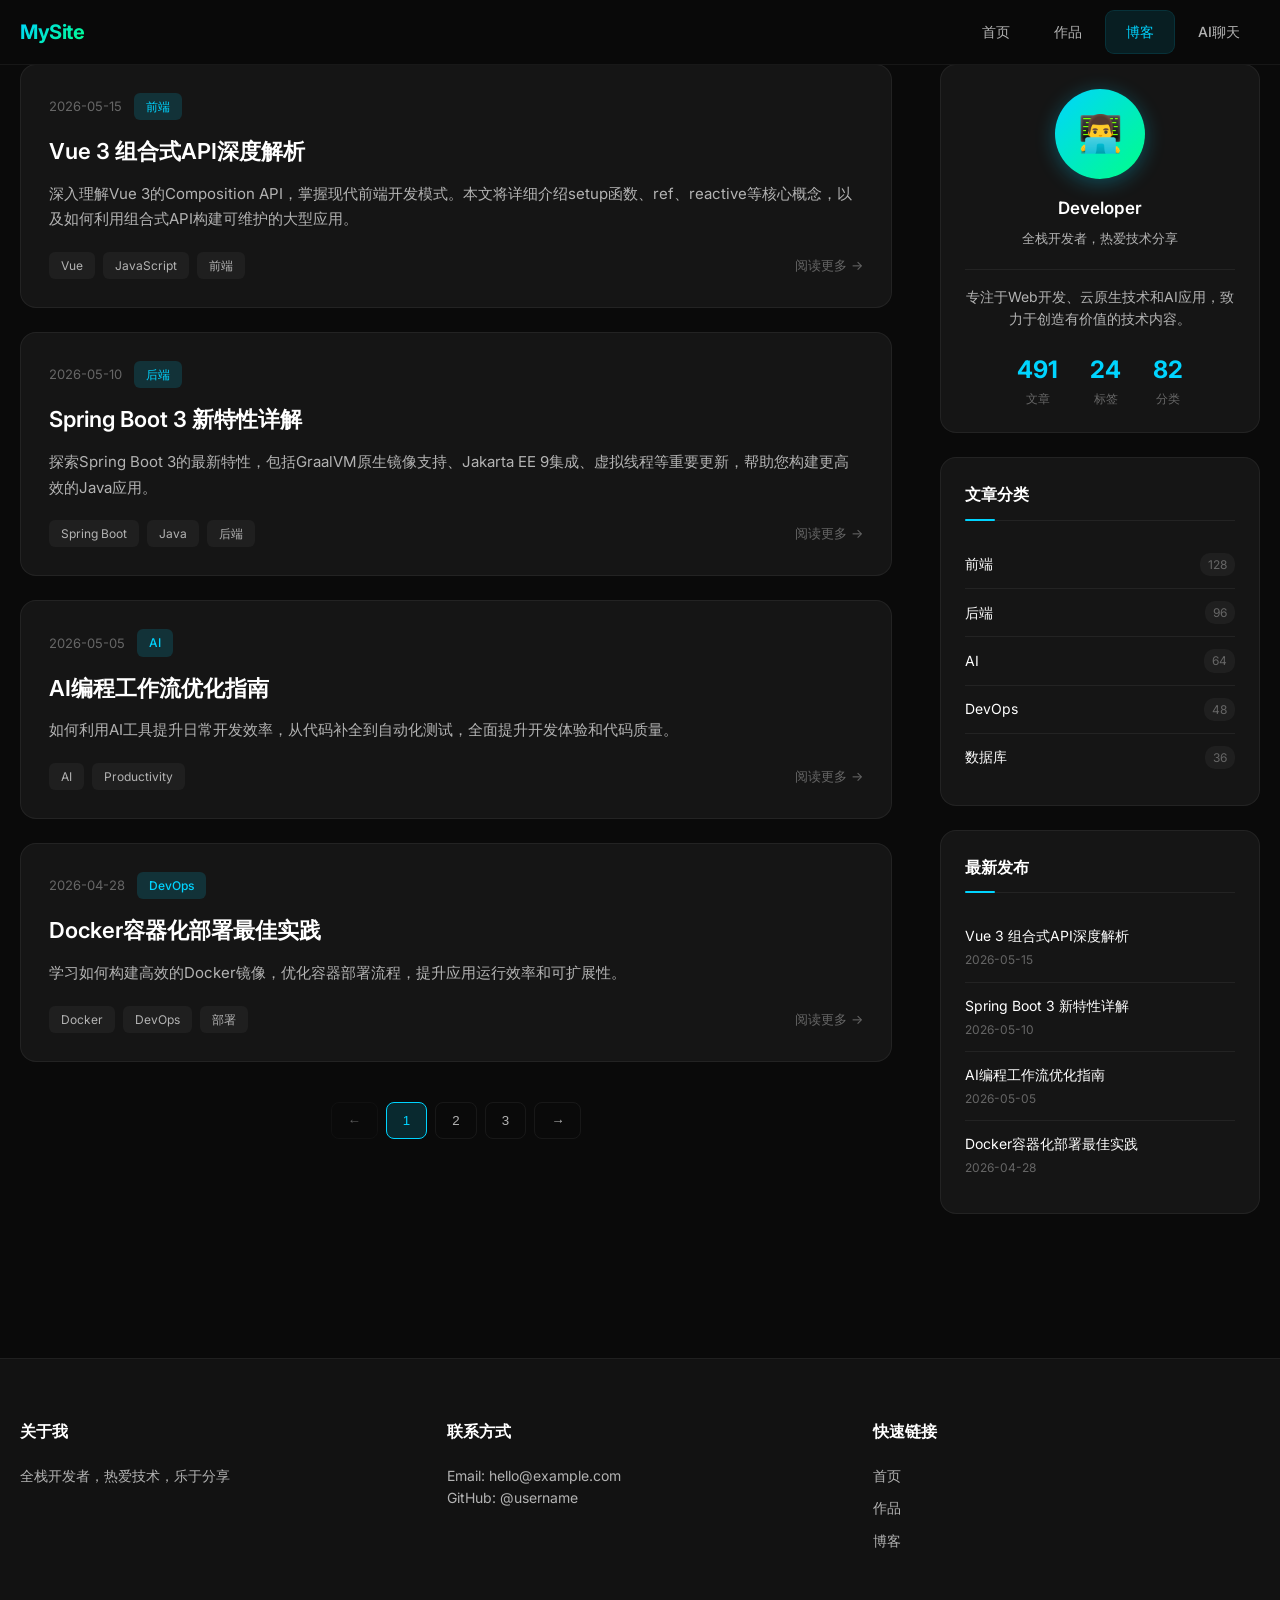
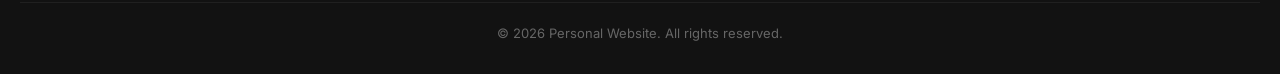
<file: test/staticv2/blog.html>
<!DOCTYPE html>
<html lang="zh-CN">
<head>
    <meta charset="UTF-8">
    <meta name="viewport" content="width=device-width, initial-scale=1.0">
    <title>博客 - Personal Website</title>
    <link href="https://fonts.googleapis.com/css2?family=Inter:wght@400;500;600;700&family=Fira+Code:wght@400;500;600&display=swap" rel="stylesheet">
    <link rel="stylesheet" href="styles.css">
    <style>
        main {
            padding-top: 64px;
        }

        .blog-container {
            display: grid;
            grid-template-columns: 1fr 320px;
            gap: 48px;
            padding-bottom: 40px;
        }

        .blog-list {
            display: flex;
            flex-direction: column;
            gap: 24px;
        }

        .blog-card {
            background: var(--bg-card);
            border-radius: 16px;
            padding: 28px;
            border: 1px solid var(--border-color);
            transition: all 0.35s cubic-bezier(0.4, 0, 0.2, 1);
            cursor: pointer;
            position: relative;
        }

        .blog-card::before {
            content: '';
            position: absolute;
            top: 0;
            left: 0;
            right: 0;
            height: 3px;
            background: linear-gradient(90deg, var(--accent), var(--success));
            transform: scaleX(0);
            transition: transform 0.35s ease;
        }

        .blog-card:hover {
            border-color: var(--accent);
            transform: translateY(-5px);
            box-shadow: var(--shadow-accent);
        }

        .blog-card:hover::before {
            transform: scaleX(1);
        }

        .blog-header {
            display: flex;
            align-items: flex-start;
            gap: 16px;
            margin-bottom: 16px;
        }

        .blog-meta {
            display: flex;
            flex-wrap: wrap;
            gap: 12px;
            color: var(--text-muted);
            font-size: 13px;
            align-items: center;
        }

        .blog-category {
            padding: 4px 12px;
            background: rgba(0, 212, 255, 0.15);
            color: var(--accent);
            border-radius: 6px;
            font-size: 12px;
            font-weight: 500;
        }

        .blog-title {
            font-size: 22px;
            font-weight: 600;
            margin-bottom: 14px;
            line-height: 1.4;
            color: var(--text-primary);
            transition: color 0.2s ease;
        }

        .blog-card:hover .blog-title {
            color: var(--accent);
        }

        .blog-summary {
            color: var(--text-secondary);
            font-size: 15px;
            line-height: 1.7;
            margin-bottom: 20px;
            display: -webkit-box;
            -webkit-line-clamp: 3;
            -webkit-box-orient: vertical;
            overflow: hidden;
        }

        .blog-footer {
            display: flex;
            justify-content: space-between;
            align-items: center;
        }

        .blog-tags {
            display: flex;
            flex-wrap: wrap;
            gap: 8px;
        }

        .tag {
            padding: 4px 12px;
            background: var(--bg-hover);
            border-radius: 6px;
            font-size: 12px;
            color: var(--text-secondary);
            transition: all 0.2s ease;
        }

        .tag:hover {
            background: rgba(0, 212, 255, 0.1);
            color: var(--accent);
        }

        .blog-read {
            display: flex;
            align-items: center;
            gap: 6px;
            color: var(--text-muted);
            font-size: 13px;
            transition: color 0.2s ease;
        }

        .blog-card:hover .blog-read {
            color: var(--accent);
        }

        .sidebar {
            position: sticky;
            top: 84px;
            height: fit-content;
        }

        .sidebar-section {
            background: var(--bg-card);
            border-radius: 16px;
            padding: 24px;
            margin-bottom: 24px;
            border: 1px solid var(--border-color);
        }

        .sidebar-title {
            font-size: 16px;
            font-weight: 600;
            margin-bottom: 20px;
            padding-bottom: 12px;
            border-bottom: 1px solid var(--border-color);
            position: relative;
        }

        .sidebar-title::after {
            content: '';
            position: absolute;
            bottom: -1px;
            left: 0;
            width: 30px;
            height: 2px;
            background: var(--accent);
            border-radius: 1px;
        }

        .author-card {
            text-align: center;
        }

        .author-avatar {
            width: 90px;
            height: 90px;
            border-radius: 50%;
            background: linear-gradient(135deg, var(--accent), var(--success));
            margin: 0 auto 16px;
            display: flex;
            align-items: center;
            justify-content: center;
            font-size: 36px;
            box-shadow: 0 4px 20px rgba(0, 212, 255, 0.3);
        }

        .author-name {
            font-weight: 600;
            font-size: 17px;
            margin-bottom: 6px;
        }

        .author-desc {
            font-size: 13px;
            color: var(--text-secondary);
            margin-bottom: 20px;
        }

        .author-bio {
            font-size: 14px;
            color: var(--text-secondary);
            line-height: 1.6;
            margin-bottom: 20px;
            padding-top: 16px;
            border-top: 1px solid var(--border-color);
        }

        .stats {
            display: flex;
            justify-content: center;
            gap: 32px;
        }

        .stat-item {
            text-align: center;
        }

        .stat-value {
            font-weight: 700;
            font-size: 24px;
            color: var(--accent);
            display: block;
        }

        .stat-label {
            font-size: 12px;
            color: var(--text-muted);
        }

        .category-list {
            list-style: none;
        }

        .category-item {
            padding: 12px 0;
            border-bottom: 1px solid var(--border-color);
            display: flex;
            justify-content: space-between;
            align-items: center;
            cursor: pointer;
            transition: all 0.2s ease;
            font-size: 14px;
        }

        .category-item:hover {
            color: var(--accent);
            padding-left: 8px;
        }

        .category-item:last-child {
            border-bottom: none;
        }

        .category-count {
            padding: 2px 8px;
            background: var(--bg-hover);
            border-radius: 10px;
            font-size: 12px;
            color: var(--text-muted);
        }

        .recent-posts {
            list-style: none;
        }

        .recent-item {
            padding: 12px 0;
            border-bottom: 1px solid var(--border-color);
            cursor: pointer;
            transition: all 0.2s ease;
        }

        .recent-item:hover {
            padding-left: 8px;
            color: var(--accent);
        }

        .recent-item:last-child {
            border-bottom: none;
        }

        .recent-title {
            font-size: 14px;
            line-height: 1.5;
            display: -webkit-box;
            -webkit-line-clamp: 2;
            -webkit-box-orient: vertical;
            overflow: hidden;
        }

        .recent-date {
            font-size: 12px;
            color: var(--text-muted);
            margin-top: 4px;
        }

        .article-detail {
            display: none;
        }

        .article-detail.active {
            display: block;
        }

        .article-header {
            margin-bottom: 40px;
            padding-bottom: 30px;
            border-bottom: 1px solid var(--border-color);
        }

        .article-title {
            font-size: 36px;
            font-weight: 700;
            margin-bottom: 20px;
            line-height: 1.3;
        }

        .article-meta {
            display: flex;
            flex-wrap: wrap;
            gap: 16px;
            align-items: center;
            color: var(--text-muted);
            font-size: 14px;
        }

        .article-content {
            line-height: 1.9;
            color: var(--text-secondary);
            font-size: 16px;
        }

        .article-content h2 {
            font-size: 24px;
            font-weight: 600;
            margin: 40px 0 20px;
            color: var(--text-primary);
            padding-bottom: 12px;
            border-bottom: 1px solid var(--border-color);
        }

        .article-content h3 {
            font-size: 20px;
            font-weight: 600;
            margin: 32px 0 16px;
            color: var(--text-primary);
        }

        .article-content h4 {
            font-size: 18px;
            font-weight: 600;
            margin: 24px 0 12px;
            color: var(--text-primary);
        }

        .article-content p {
            margin-bottom: 20px;
        }

        .article-content code {
            background: rgba(255, 255, 255, 0.05);
            padding: 4px 10px;
            border-radius: 6px;
            font-family: 'Fira Code', monospace;
            font-size: 14px;
            color: var(--accent);
        }

        .article-content pre {
            background: var(--bg-tertiary);
            padding: 24px;
            border-radius: 12px;
            overflow-x: auto;
            margin: 24px 0;
            border: 1px solid var(--border-color);
            position: relative;
        }

        .article-content pre::before {
            content: 'CODE';
            position: absolute;
            top: 8px;
            right: 12px;
            font-size: 11px;
            color: var(--text-muted);
            font-weight: 500;
        }

        .article-content pre code {
            background: transparent;
            padding: 0;
            font-size: 14px;
            line-height: 1.7;
            color: var(--text-secondary);
        }

        .article-content ul, .article-content ol {
            margin-left: 24px;
            margin-bottom: 20px;
        }

        .article-content li {
            margin-bottom: 10px;
        }

        .article-content blockquote {
            border-left: 4px solid var(--accent);
            padding: 16px 24px;
            margin: 24px 0;
            background: rgba(0, 212, 255, 0.05);
            border-radius: 0 8px 8px 0;
            font-style: italic;
            color: var(--text-secondary);
        }

        .article-content img {
            max-width: 100%;
            border-radius: 12px;
            margin: 20px 0;
            box-shadow: var(--shadow-md);
        }

        .article-content table {
            width: 100%;
            border-collapse: collapse;
            margin: 24px 0;
            border-radius: 12px;
            overflow: hidden;
        }

        .article-content th,
        .article-content td {
            padding: 14px 16px;
            text-align: left;
            border-bottom: 1px solid var(--border-color);
        }

        .article-content th {
            background: var(--bg-hover);
            font-weight: 600;
            color: var(--text-primary);
        }

        .article-content tr:hover {
            background: rgba(255, 255, 255, 0.02);
        }

        .back-btn {
            display: inline-flex;
            align-items: center;
            gap: 8px;
            color: var(--accent);
            text-decoration: none;
            margin-bottom: 24px;
            padding: 10px 16px;
            border-radius: 8px;
            transition: all 0.2s ease;
            font-weight: 500;
        }

        .back-btn:hover {
            background: rgba(0, 212, 255, 0.1);
        }

        .pagination {
            display: flex;
            justify-content: center;
            gap: 8px;
            margin-top: 40px;
        }

        .page-btn {
            padding: 10px 16px;
            background: transparent;
            border: 1px solid var(--border-color);
            border-radius: 8px;
            color: var(--text-secondary);
            cursor: pointer;
            transition: all 0.2s ease;
        }

        .page-btn:hover:not(.active) {
            border-color: var(--accent);
            color: var(--accent);
        }

        .page-btn.active {
            background: rgba(0, 212, 255, 0.15);
            border-color: var(--accent);
            color: var(--accent);
        }

        .page-btn:disabled {
            opacity: 0.5;
            cursor: not-allowed;
        }

        @media (max-width: 1024px) {
            .blog-container {
                grid-template-columns: 1fr 280px;
                gap: 32px;
            }
        }

        @media (max-width: 900px) {
            .blog-container {
                grid-template-columns: 1fr;
            }

            .sidebar {
                position: static;
            }

            .article-title {
                font-size: 28px;
            }
        }

        @media (max-width: 480px) {
            .article-title {
                font-size: 24px;
            }

            .blog-card {
                padding: 20px;
            }

            .blog-title {
                font-size: 19px;
            }
        }
    </style>
</head>
<body>
    <nav class="navbar">
        <div class="container">
            <div class="logo">MySite</div>
            <ul class="nav-links" id="navLinks">
                <li><a href="index.html">首页</a></li>
                <li><a href="works.html">作品</a></li>
                <li><a href="blog.html" class="active">博客</a></li>
                <li><a href="ai-chat.html">AI聊天</a></li>
            </ul>
            <div class="hamburger" id="hamburger" onclick="toggleMenu()">
                <span></span>
                <span></span>
                <span></span>
            </div>
        </div>
    </nav>

    <main>
        <div class="container blog-container">
            <div class="main-content">
                <div class="blog-list" id="blogList">
                    <article class="blog-card" onclick="openArticle('article1')">
                        <div class="blog-header">
                            <div class="blog-meta">
                                <span>2026-05-15</span>
                                <span class="blog-category">前端</span>
                            </div>
                        </div>
                        <h2 class="blog-title">Vue 3 组合式API深度解析</h2>
                        <p class="blog-summary">深入理解Vue 3的Composition API，掌握现代前端开发模式。本文将详细介绍setup函数、ref、reactive等核心概念，以及如何利用组合式API构建可维护的大型应用。</p>
                        <div class="blog-footer">
                            <div class="blog-tags">
                                <span class="tag">Vue</span>
                                <span class="tag">JavaScript</span>
                                <span class="tag">前端</span>
                            </div>
                            <span class="blog-read">阅读更多 →</span>
                        </div>
                    </article>

                    <article class="blog-card" onclick="openArticle('article2')">
                        <div class="blog-header">
                            <div class="blog-meta">
                                <span>2026-05-10</span>
                                <span class="blog-category">后端</span>
                            </div>
                        </div>
                        <h2 class="blog-title">Spring Boot 3 新特性详解</h2>
                        <p class="blog-summary">探索Spring Boot 3的最新特性，包括GraalVM原生镜像支持、Jakarta EE 9集成、虚拟线程等重要更新，帮助您构建更高效的Java应用。</p>
                        <div class="blog-footer">
                            <div class="blog-tags">
                                <span class="tag">Spring Boot</span>
                                <span class="tag">Java</span>
                                <span class="tag">后端</span>
                            </div>
                            <span class="blog-read">阅读更多 →</span>
                        </div>
                    </article>

                    <article class="blog-card" onclick="openArticle('article3')">
                        <div class="blog-header">
                            <div class="blog-meta">
                                <span>2026-05-05</span>
                                <span class="blog-category">AI</span>
                            </div>
                        </div>
                        <h2 class="blog-title">AI编程工作流优化指南</h2>
                        <p class="blog-summary">如何利用AI工具提升日常开发效率，从代码补全到自动化测试，全面提升开发体验和代码质量。</p>
                        <div class="blog-footer">
                            <div class="blog-tags">
                                <span class="tag">AI</span>
                                <span class="tag">Productivity</span>
                            </div>
                            <span class="blog-read">阅读更多 →</span>
                        </div>
                    </article>

                    <article class="blog-card" onclick="openArticle('article4')">
                        <div class="blog-header">
                            <div class="blog-meta">
                                <span>2026-04-28</span>
                                <span class="blog-category">DevOps</span>
                            </div>
                        </div>
                        <h2 class="blog-title">Docker容器化部署最佳实践</h2>
                        <p class="blog-summary">学习如何构建高效的Docker镜像，优化容器部署流程，提升应用运行效率和可扩展性。</p>
                        <div class="blog-footer">
                            <div class="blog-tags">
                                <span class="tag">Docker</span>
                                <span class="tag">DevOps</span>
                                <span class="tag">部署</span>
                            </div>
                            <span class="blog-read">阅读更多 →</span>
                        </div>
                    </article>
                </div>

                <div class="pagination">
                    <button class="page-btn" disabled>←</button>
                    <button class="page-btn active">1</button>
                    <button class="page-btn">2</button>
                    <button class="page-btn">3</button>
                    <button class="page-btn">→</button>
                </div>

                <div class="article-detail" id="articleDetail">
                    <a href="#" class="back-btn" onclick="closeArticle()">
                        <svg width="16" height="16" viewBox="0 0 24 24" fill="none" stroke="currentColor" stroke-width="2">
                            <path d="M19 12H5"/>
                            <path d="M12 19l-7-7 7-7"/>
                        </svg>
                        返回列表
                    </a>
                    <article id="articleContent">
                    </article>
                </div>
            </div>

            <aside class="sidebar">
                <div class="sidebar-section author-card">
                    <div class="author-avatar">👨‍💻</div>
                    <h4 class="author-name">Developer</h4>
                    <p class="author-desc">全栈开发者，热爱技术分享</p>
                    <p class="author-bio">专注于Web开发、云原生技术和AI应用，致力于创造有价值的技术内容。</p>
                    <div class="stats">
                        <div class="stat-item">
                            <div class="stat-value">491</div>
                            <div class="stat-label">文章</div>
                        </div>
                        <div class="stat-item">
                            <div class="stat-value">24</div>
                            <div class="stat-label">标签</div>
                        </div>
                        <div class="stat-item">
                            <div class="stat-value">82</div>
                            <div class="stat-label">分类</div>
                        </div>
                    </div>
                </div>

                <div class="sidebar-section">
                    <h4 class="sidebar-title">文章分类</h4>
                    <ul class="category-list">
                        <li class="category-item">前端 <span class="category-count">128</span></li>
                        <li class="category-item">后端 <span class="category-count">96</span></li>
                        <li class="category-item">AI <span class="category-count">64</span></li>
                        <li class="category-item">DevOps <span class="category-count">48</span></li>
                        <li class="category-item">数据库 <span class="category-count">36</span></li>
                    </ul>
                </div>

                <div class="sidebar-section">
                    <h4 class="sidebar-title">最新发布</h4>
                    <ul class="recent-posts">
                        <li class="recent-item" onclick="openArticle('article1')">
                            <div class="recent-title">Vue 3 组合式API深度解析</div>
                            <div class="recent-date">2026-05-15</div>
                        </li>
                        <li class="recent-item" onclick="openArticle('article2')">
                            <div class="recent-title">Spring Boot 3 新特性详解</div>
                            <div class="recent-date">2026-05-10</div>
                        </li>
                        <li class="recent-item" onclick="openArticle('article3')">
                            <div class="recent-title">AI编程工作流优化指南</div>
                            <div class="recent-date">2026-05-05</div>
                        </li>
                        <li class="recent-item" onclick="openArticle('article4')">
                            <div class="recent-title">Docker容器化部署最佳实践</div>
                            <div class="recent-date">2026-04-28</div>
                        </li>
                    </ul>
                </div>
            </aside>
        </div>
    </main>

    <footer class="footer">
        <div class="container">
            <div class="footer-content">
                <div class="footer-section">
                    <h4>关于我</h4>
                    <p>全栈开发者，热爱技术，乐于分享</p>
                </div>
                <div class="footer-section">
                    <h4>联系方式</h4>
                    <p>Email: hello@example.com</p>
                    <p>GitHub: @username</p>
                </div>
                <div class="footer-section">
                    <h4>快速链接</h4>
                    <ul>
                        <li><a href="index.html">首页</a></li>
                        <li><a href="works.html">作品</a></li>
                        <li><a href="blog.html">博客</a></li>
                    </ul>
                </div>
            </div>
            <div class="footer-bottom">
                <p>&copy; 2026 Personal Website. All rights reserved.</p>
            </div>
        </div>
    </footer>

    <script>
        function toggleMenu() {
            const navLinks = document.getElementById('navLinks');
            const hamburger = document.getElementById('hamburger');
            navLinks.classList.toggle('active');
            hamburger.classList.toggle('active');
        }

        const articles = {
            article1: {
                title: 'Vue 3 组合式API深度解析',
                meta: '2026-05-15 · 前端 · 阅读时间: 8分钟',
                content: `
<h2>一、什么是组合式API</h2>
<p>Vue 3引入了Composition API，这是一种全新的组织组件逻辑的方式。与Options API相比，它提供了更好的代码组织和复用能力，特别适合处理复杂的组件逻辑。</p>

<h3>1.1 setup函数</h3>
<p><code>setup</code>是组合式API的入口函数，在组件创建之前执行。它接收两个参数：</p>
<ul>
<li><code>props</code>：组件的属性</li>
<li><code>context</code>：上下文对象，包含emit、slots等</li>
</ul>

<h3>1.2 ref和reactive</h3>
<p><code>ref</code>用于创建响应式的基本类型值：</p>
<pre><code>import { ref } from 'vue'
const count = ref(0)
console.log(count.value) // 0

count.value++
console.log(count.value) // 1
</code></pre>

<p><code>reactive</code>用于创建响应式对象：</p>
<pre><code>import { reactive } from 'vue'
const state = reactive({
  count: 0,
  name: 'Vue'
})
console.log(state.count) // 0
state.count++
console.log(state.count) // 1
</code></pre>

<h2>二、计算属性</h2>
<p>使用<code>computed</code>创建计算属性：</p>
<pre><code>import { ref, computed } from 'vue'
const firstName = ref('John')
const lastName = ref('Doe')
const fullName = computed(() => {
  return \`\${firstName.value} \${lastName.value}\`
})
</code></pre>

<blockquote>计算属性会根据依赖自动缓存，只有当依赖变化时才会重新计算。</blockquote>

<h2>三、侦听器</h2>
<p><code>watch</code>用于响应数据变化：</p>
<pre><code>import { ref, watch } from 'vue'
const count = ref(0)

watch(count, (newValue, oldValue) => {
  console.log(\`count changed from \${oldValue} to \${newValue}\`)
})
</code></pre>

<h2>四、总结</h2>
<p>组合式API为Vue带来了更灵活的代码组织方式，特别适合处理复杂的组件逻辑。通过ref、reactive、computed等API，可以编写出更加清晰和可维护的代码。`
            },
            article2: {
                title: 'Spring Boot 3 新特性详解',
                meta: '2026-05-10 · 后端 · 阅读时间: 10分钟',
                content: `
<h2>一、Java 21 支持</h2>
<p>Spring Boot 3.2+ 支持Java 21作为默认版本，带来了许多新特性：</p>
<ul>
<li>虚拟线程（Virtual Threads）</li>
<li>模式匹配增强</li>
<li>记录模式（Record Patterns）</li>
<li>字符串模板（String Templates）</li>
</ul>

<h2>二、GraalVM原生镜像</h2>
<p>Spring Boot 3对GraalVM原生镜像提供了更好的支持：</p>
<pre><code>&lt;plugin&gt;
    &lt;groupId&gt;org.graalvm.buildtools&lt;/groupId&gt;
    &lt;artifactId&gt;native-maven-plugin&lt;/artifactId&gt;
&lt;/plugin&gt;
</code></pre>

<p>原生镜像的优势：</p>
<ul>
<li>启动时间极快（毫秒级）</li>
<li>内存占用更低</li>
<li>适合Serverless环境</li>
</ul>

<h2>三、Jakarta EE 9</h2>
<p>从Spring Boot 3开始，所有javax.*包迁移到jakarta.*：</p>
<pre><code>// 旧版
import javax.servlet.http.HttpServletRequest;

// 新版
import jakarta.servlet.http.HttpServletRequest;
</code></pre>

<h2>四、新的配置方式</h2>
<p>支持使用<code>@ConfigurationProperties</code>绑定配置：</p>
<pre><code>@ConfigurationProperties(prefix = "app")
public class AppProperties {
    private String name;
    private int timeout;
    // getters/setters
}
</code></pre>

<h2>五、虚拟线程实战</h2>
<p>使用虚拟线程处理高并发请求：</p>
<pre><code>@Bean
public ExecutorService virtualThreadExecutor() {
    return Executors.newVirtualThreadPerTaskExecutor();
}
</code></pre>`
            },
            article3: {
                title: 'AI编程工作流优化指南',
                meta: '2026-05-05 · AI · 阅读时间: 6分钟',
                content: `
<h2>一、AI代码补全</h2>
<p>利用AI工具提升编码效率：</p>
<ul>
<li>GitHub Copilot</li>
<li>Cursor</li>
<li>CodeLlama</li>
<li>Amazon CodeWhisperer</li>
</ul>

<h2>二、自动化测试</h2>
<p>AI可以帮助生成测试用例：</p>
<pre><code>// AI生成的单元测试示例
@Test
void shouldCalculateTotalPrice() {
    ShoppingCart cart = new ShoppingCart();
    cart.addItem(new Item("Apple", 10.0, 2));
    assertEquals(20.0, cart.getTotal());
}
</code></pre>

<h2>三、代码审查</h2>
<p>AI辅助代码审查，发现潜在问题：</p>
<ul>
<li>性能问题</li>
<li>安全漏洞</li>
<li>代码异味</li>
<li>最佳实践违反</li>
</ul>

<h2>四、文档生成</h2>
<p>自动生成API文档和注释：</p>
<pre><code>/**
 * 计算购物车总价
 * @param items 商品列表
 * @return 总价
 */
public double calculateTotal(List<Item> items) {
    return items.stream()
        .mapToDouble(Item::getPrice)
        .sum();
}
</code></pre>

<blockquote>AI不是替代开发者，而是提升开发者的效率和质量。</blockquote>`
            },
            article4: {
                title: 'Docker容器化部署最佳实践',
                meta: '2026-04-28 · DevOps · 阅读时间: 7分钟',
                content: `
<h2>一、Dockerfile优化</h2>
<p>编写高效的Dockerfile：</p>
<pre><code>FROM openjdk:21-jdk-slim

WORKDIR /app

COPY target/app.jar .

EXPOSE 8080

CMD ["java", "-jar", "app.jar"]
</code></pre>

<h2>二、多阶段构建</h2>
<p>减少镜像体积：</p>
<pre><code>FROM maven:3.9 AS builder
WORKDIR /app
COPY pom.xml .
COPY src ./src
RUN mvn clean package -DskipTests

FROM openjdk:21-jdk-slim
WORKDIR /app
COPY --from=builder /app/target/app.jar .
EXPOSE 8080
CMD ["java", "-jar", "app.jar"]
</code></pre>

<h2>三、健康检查</h2>
<p>添加健康检查：</p>
<pre><code>HEALTHCHECK --interval=30s --timeout=3s \\
  CMD curl -f http://localhost:8080/health || exit 1
</code></pre>

<h2>四、环境变量配置</h2>
<p>使用环境变量配置应用：</p>
<pre><code>FROM openjdk:21-jdk-slim
WORKDIR /app
COPY target/app.jar .
EXPOSE 8080
ENV SPRING_PROFILES_ACTIVE=prod
CMD ["java", "-jar", "app.jar"]
</code></pre>

<h2>五、.dockerignore</h2>
<p>排除不必要的文件：</p>
<pre><code>target/
.git/
node_modules/
*.log
</code></pre>`
            }
        };

        function openArticle(articleId) {
            document.getElementById('blogList').style.display = 'none';
            document.querySelector('.pagination').style.display = 'none';
            const detail = document.getElementById('articleDetail');
            detail.classList.add('active');
            
            const article = articles[articleId];
            document.getElementById('articleContent').innerHTML = `
                <header class="article-header">
                    <h1 class="article-title">${article.title}</h1>
                    <div class="article-meta">${article.meta}</div>
                </header>
                <div class="article-content">${article.content}</div>
            `;
            
            window.scrollTo({ top: 0, behavior: 'smooth' });
        }

        function closeArticle() {
            event.preventDefault();
            document.getElementById('blogList').style.display = 'flex';
            document.querySelector('.pagination').style.display = 'flex';
            document.getElementById('articleDetail').classList.remove('active');
            window.scrollTo({ top: 0, behavior: 'smooth' });
        }
    </script>
</body>
</html>
</file>
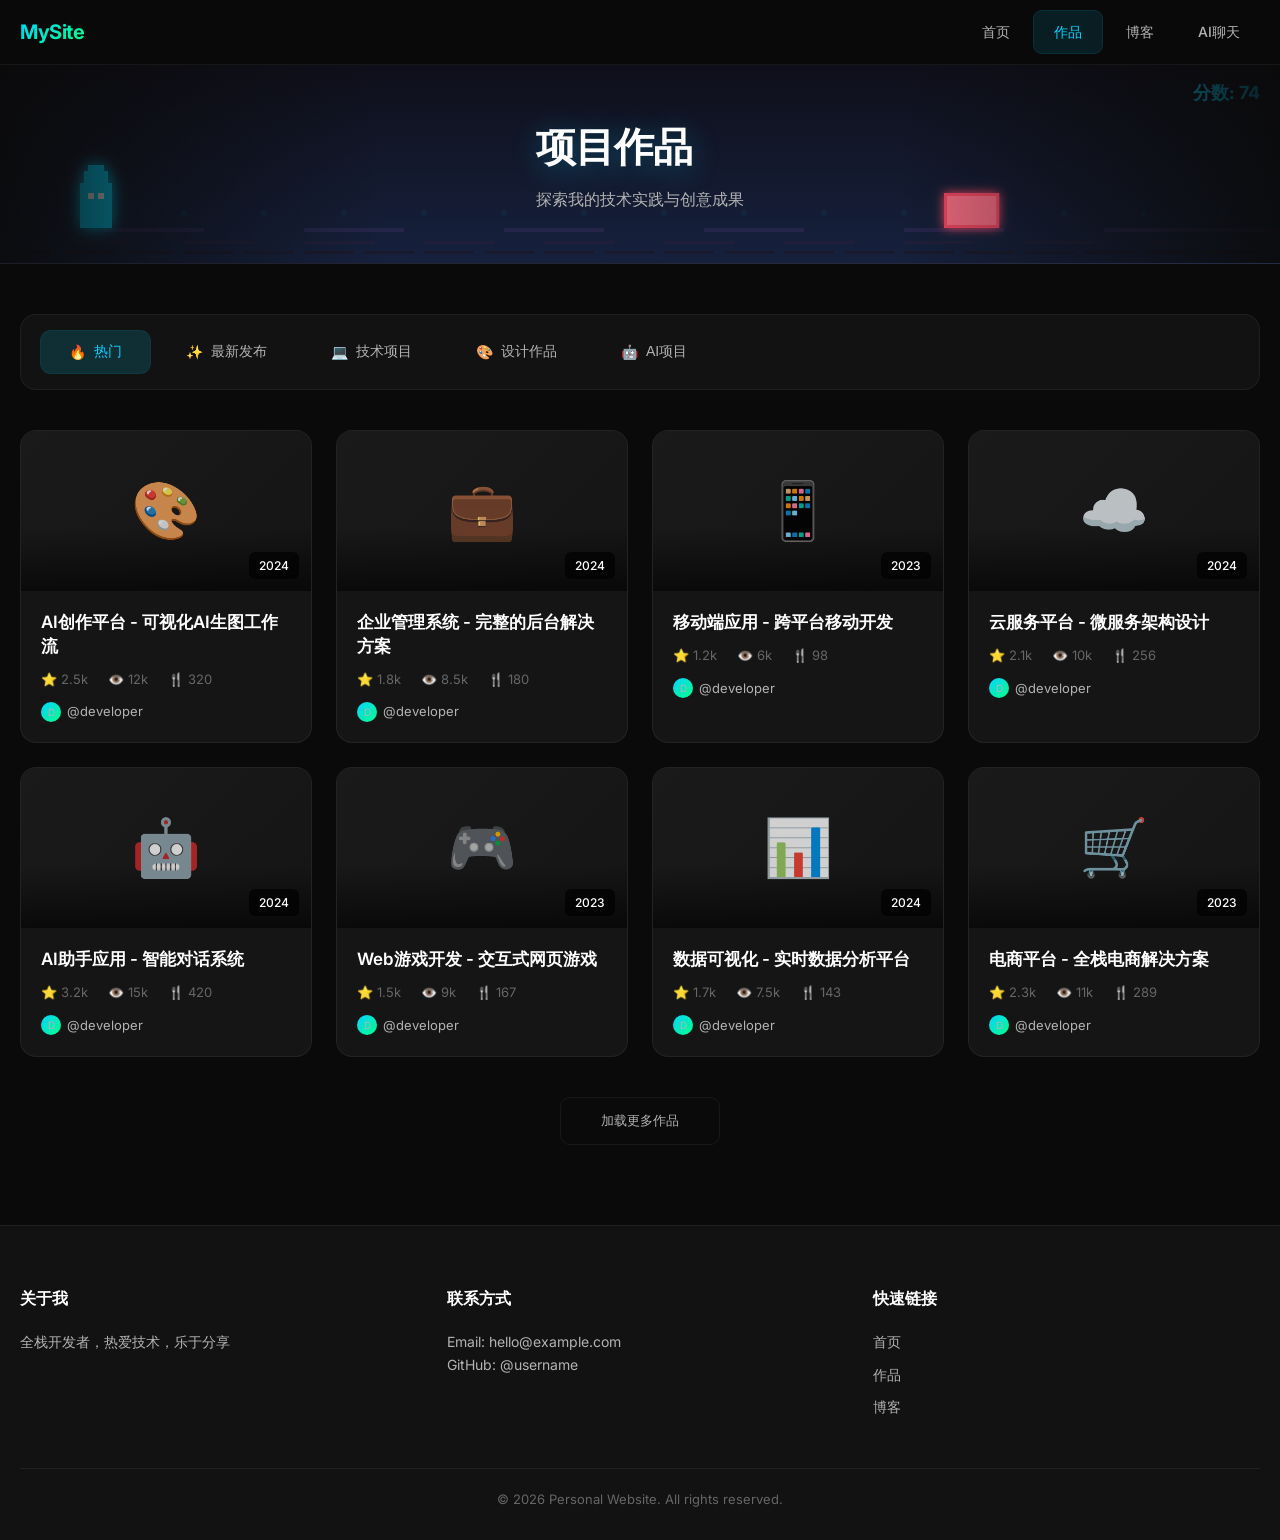
<file: test/staticv2/works.html>
<!DOCTYPE html>
<html lang="zh-CN">
<head>
    <meta charset="UTF-8">
    <meta name="viewport" content="width=device-width, initial-scale=1.0">
    <title>作品 - Personal Website</title>
    <link href="https://fonts.googleapis.com/css2?family=Inter:wght@400;500;600;700&display=swap" rel="stylesheet">
    <link rel="stylesheet" href="styles.css">
    <style>
        main {
            padding-top: 64px;
        }

        .banner-section {
            position: relative;
            height: 200px;
            overflow: hidden;
            background: linear-gradient(135deg, #0f0f1a 0%, #1a1a2e 50%, #16213e 100%);
            margin-bottom: 50px;
            border-bottom: 1px solid var(--border-color);
        }

        .banner-canvas {
            position: absolute;
            top: 0;
            left: 0;
            width: 100%;
            height: 100%;
        }

        .banner-overlay {
            position: absolute;
            top: 0;
            left: 0;
            right: 0;
            bottom: 0;
            background: linear-gradient(90deg, rgba(10, 10, 10, 0.9) 0%, transparent 30%, transparent 70%, rgba(10, 10, 10, 0.9) 100%);
            display: flex;
            align-items: center;
            justify-content: center;
        }

        .banner-title {
            font-size: 40px;
            font-weight: 700;
            color: var(--text-primary);
            text-shadow: 0 4px 30px rgba(0, 212, 255, 0.3);
            letter-spacing: -1px;
        }

        .banner-subtitle {
            font-size: 16px;
            color: var(--text-secondary);
            margin-top: 8px;
            text-align: center;
        }

        .nav-tabs {
            display: flex;
            gap: 8px;
            margin-bottom: 40px;
            padding: 16px 20px;
            background: var(--bg-secondary);
            border-radius: 16px;
            overflow-x: auto;
            border: 1px solid var(--border-color);
        }

        .nav-tabs::-webkit-scrollbar {
            height: 0;
        }

        .tab-btn {
            padding: 12px 28px;
            background: transparent;
            border: none;
            color: var(--text-secondary);
            border-radius: 10px;
            cursor: pointer;
            font-weight: 500;
            font-size: 14px;
            transition: all 0.25s cubic-bezier(0.4, 0, 0.2, 1);
            white-space: nowrap;
            display: flex;
            align-items: center;
            gap: 8px;
        }

        .tab-btn.active {
            background: rgba(0, 212, 255, 0.15);
            color: var(--accent);
            box-shadow: 0 0 0 1px rgba(0, 212, 255, 0.2);
        }

        .tab-btn:hover:not(.active) {
            background: var(--bg-hover);
            color: var(--text-primary);
        }

        .works-grid {
            display: grid;
            grid-template-columns: repeat(auto-fill, minmax(290px, 1fr));
            gap: 24px;
        }

        .work-card {
            background: var(--bg-card);
            border-radius: 16px;
            overflow: hidden;
            border: 1px solid var(--border-color);
            transition: all 0.35s cubic-bezier(0.4, 0, 0.2, 1);
            cursor: pointer;
            position: relative;
        }

        .work-card::before {
            content: '';
            position: absolute;
            top: 0;
            left: 0;
            right: 0;
            height: 3px;
            background: linear-gradient(90deg, var(--accent), var(--success));
            transform: scaleX(0);
            transition: transform 0.35s ease;
        }

        .work-card:hover {
            border-color: var(--accent);
            transform: translateY(-8px);
            box-shadow: var(--shadow-accent);
        }

        .work-card:hover::before {
            transform: scaleX(1);
        }

        .work-thumbnail {
            width: 100%;
            height: 160px;
            background: linear-gradient(135deg, var(--bg-tertiary), var(--bg-card));
            display: flex;
            align-items: center;
            justify-content: center;
            position: relative;
            overflow: hidden;
        }

        .work-thumbnail::after {
            content: '';
            position: absolute;
            top: 0;
            left: 0;
            right: 0;
            bottom: 0;
            background: linear-gradient(180deg, transparent 60%, rgba(0, 0, 0, 0.6));
        }

        .work-icon {
            font-size: 56px;
            opacity: 0.8;
            z-index: 1;
            transition: transform 0.3s ease;
        }

        .work-card:hover .work-icon {
            transform: scale(1.1);
        }

        .work-duration {
            position: absolute;
            bottom: 12px;
            right: 12px;
            padding: 4px 10px;
            background: rgba(0, 0, 0, 0.7);
            border-radius: 6px;
            font-size: 12px;
            color: #fff;
            font-weight: 500;
            z-index: 1;
        }

        .work-info {
            padding: 20px;
        }

        .work-title {
            font-size: 17px;
            font-weight: 600;
            margin-bottom: 10px;
            line-height: 1.4;
            overflow: hidden;
            display: -webkit-box;
            -webkit-line-clamp: 2;
            -webkit-box-orient: vertical;
            color: var(--text-primary);
        }

        .work-stats {
            display: flex;
            gap: 20px;
            color: var(--text-muted);
            font-size: 13px;
            margin-bottom: 12px;
        }

        .stat-item {
            display: flex;
            align-items: center;
            gap: 4px;
        }

        .work-author {
            color: var(--text-secondary);
            font-size: 13px;
            display: flex;
            align-items: center;
            gap: 6px;
        }

        .author-avatar {
            width: 20px;
            height: 20px;
            background: linear-gradient(135deg, var(--accent), var(--success));
            border-radius: 50%;
            display: flex;
            align-items: center;
            justify-content: center;
            font-size: 10px;
        }

        .load-more {
            text-align: center;
            margin-top: 40px;
        }

        .load-more-btn {
            padding: 14px 40px;
            background: transparent;
            border: 1px solid var(--border-color);
            color: var(--text-secondary);
            border-radius: 10px;
            cursor: pointer;
            font-weight: 500;
            transition: all 0.25s ease;
        }

        .load-more-btn:hover {
            border-color: var(--accent);
            color: var(--accent);
            background: rgba(0, 212, 255, 0.05);
        }

        @media (max-width: 768px) {
            .banner-section {
                height: 160px;
            }

            .banner-title {
                font-size: 28px;
            }

            .works-grid {
                grid-template-columns: repeat(auto-fill, minmax(260px, 1fr));
                gap: 16px;
            }

            .tab-btn {
                padding: 10px 20px;
                font-size: 13px;
            }
        }

        @media (max-width: 480px) {
            .banner-title {
                font-size: 24px;
            }

            .works-grid {
                grid-template-columns: 1fr;
            }
        }
    </style>
</head>
<body>
    <nav class="navbar">
        <div class="container">
            <div class="logo">MySite</div>
            <ul class="nav-links" id="navLinks">
                <li><a href="index.html">首页</a></li>
                <li><a href="works.html" class="active">作品</a></li>
                <li><a href="blog.html">博客</a></li>
                <li><a href="ai-chat.html">AI聊天</a></li>
            </ul>
            <div class="hamburger" id="hamburger" onclick="toggleMenu()">
                <span></span>
                <span></span>
                <span></span>
            </div>
        </div>
    </nav>

    <main>
        <section class="banner-section">
            <canvas class="banner-canvas" id="bannerCanvas"></canvas>
            <div class="banner-overlay">
                <div>
                    <h1 class="banner-title">项目作品</h1>
                    <p class="banner-subtitle">探索我的技术实践与创意成果</p>
                </div>
            </div>
        </section>

        <div class="container">
            <div class="nav-tabs">
                <button class="tab-btn active" onclick="switchTab('hot')">
                    <span>🔥</span> 热门
                </button>
                <button class="tab-btn" onclick="switchTab('new')">
                    <span>✨</span> 最新发布
                </button>
                <button class="tab-btn" onclick="switchTab('tech')">
                    <span>💻</span> 技术项目
                </button>
                <button class="tab-btn" onclick="switchTab('design')">
                    <span>🎨</span> 设计作品
                </button>
                <button class="tab-btn" onclick="switchTab('ai')">
                    <span>🤖</span> AI项目
                </button>
            </div>

            <div class="works-grid" id="worksGrid">
                <div class="work-card">
                    <div class="work-thumbnail">
                        <span class="work-icon">🎨</span>
                        <span class="work-duration">2024</span>
                    </div>
                    <div class="work-info">
                        <h3 class="work-title">AI创作平台 - 可视化AI生图工作流</h3>
                        <div class="work-stats">
                            <span class="stat-item">⭐ 2.5k</span>
                            <span class="stat-item">👁️ 12k</span>
                            <span class="stat-item">🍴 320</span>
                        </div>
                        <p class="work-author">
                            <span class="author-avatar">D</span>
                            @developer
                        </p>
                    </div>
                </div>

                <div class="work-card">
                    <div class="work-thumbnail">
                        <span class="work-icon">💼</span>
                        <span class="work-duration">2024</span>
                    </div>
                    <div class="work-info">
                        <h3 class="work-title">企业管理系统 - 完整的后台解决方案</h3>
                        <div class="work-stats">
                            <span class="stat-item">⭐ 1.8k</span>
                            <span class="stat-item">👁️ 8.5k</span>
                            <span class="stat-item">🍴 180</span>
                        </div>
                        <p class="work-author">
                            <span class="author-avatar">D</span>
                            @developer
                        </p>
                    </div>
                </div>

                <div class="work-card">
                    <div class="work-thumbnail">
                        <span class="work-icon">📱</span>
                        <span class="work-duration">2023</span>
                    </div>
                    <div class="work-info">
                        <h3 class="work-title">移动端应用 - 跨平台移动开发</h3>
                        <div class="work-stats">
                            <span class="stat-item">⭐ 1.2k</span>
                            <span class="stat-item">👁️ 6k</span>
                            <span class="stat-item">🍴 98</span>
                        </div>
                        <p class="work-author">
                            <span class="author-avatar">D</span>
                            @developer
                        </p>
                    </div>
                </div>

                <div class="work-card">
                    <div class="work-thumbnail">
                        <span class="work-icon">☁️</span>
                        <span class="work-duration">2024</span>
                    </div>
                    <div class="work-info">
                        <h3 class="work-title">云服务平台 - 微服务架构设计</h3>
                        <div class="work-stats">
                            <span class="stat-item">⭐ 2.1k</span>
                            <span class="stat-item">👁️ 10k</span>
                            <span class="stat-item">🍴 256</span>
                        </div>
                        <p class="work-author">
                            <span class="author-avatar">D</span>
                            @developer
                        </p>
                    </div>
                </div>

                <div class="work-card">
                    <div class="work-thumbnail">
                        <span class="work-icon">🤖</span>
                        <span class="work-duration">2024</span>
                    </div>
                    <div class="work-info">
                        <h3 class="work-title">AI助手应用 - 智能对话系统</h3>
                        <div class="work-stats">
                            <span class="stat-item">⭐ 3.2k</span>
                            <span class="stat-item">👁️ 15k</span>
                            <span class="stat-item">🍴 420</span>
                        </div>
                        <p class="work-author">
                            <span class="author-avatar">D</span>
                            @developer
                        </p>
                    </div>
                </div>

                <div class="work-card">
                    <div class="work-thumbnail">
                        <span class="work-icon">🎮</span>
                        <span class="work-duration">2023</span>
                    </div>
                    <div class="work-info">
                        <h3 class="work-title">Web游戏开发 - 交互式网页游戏</h3>
                        <div class="work-stats">
                            <span class="stat-item">⭐ 1.5k</span>
                            <span class="stat-item">👁️ 9k</span>
                            <span class="stat-item">🍴 167</span>
                        </div>
                        <p class="work-author">
                            <span class="author-avatar">D</span>
                            @developer
                        </p>
                    </div>
                </div>

                <div class="work-card">
                    <div class="work-thumbnail">
                        <span class="work-icon">📊</span>
                        <span class="work-duration">2024</span>
                    </div>
                    <div class="work-info">
                        <h3 class="work-title">数据可视化 - 实时数据分析平台</h3>
                        <div class="work-stats">
                            <span class="stat-item">⭐ 1.7k</span>
                            <span class="stat-item">👁️ 7.5k</span>
                            <span class="stat-item">🍴 143</span>
                        </div>
                        <p class="work-author">
                            <span class="author-avatar">D</span>
                            @developer
                        </p>
                    </div>
                </div>

                <div class="work-card">
                    <div class="work-thumbnail">
                        <span class="work-icon">🛒</span>
                        <span class="work-duration">2023</span>
                    </div>
                    <div class="work-info">
                        <h3 class="work-title">电商平台 - 全栈电商解决方案</h3>
                        <div class="work-stats">
                            <span class="stat-item">⭐ 2.3k</span>
                            <span class="stat-item">👁️ 11k</span>
                            <span class="stat-item">🍴 289</span>
                        </div>
                        <p class="work-author">
                            <span class="author-avatar">D</span>
                            @developer
                        </p>
                    </div>
                </div>
            </div>

            <div class="load-more">
                <button class="load-more-btn">加载更多作品</button>
            </div>
        </div>
    </main>

    <footer class="footer">
        <div class="container">
            <div class="footer-content">
                <div class="footer-section">
                    <h4>关于我</h4>
                    <p>全栈开发者，热爱技术，乐于分享</p>
                </div>
                <div class="footer-section">
                    <h4>联系方式</h4>
                    <p>Email: hello@example.com</p>
                    <p>GitHub: @username</p>
                </div>
                <div class="footer-section">
                    <h4>快速链接</h4>
                    <ul>
                        <li><a href="index.html">首页</a></li>
                        <li><a href="works.html">作品</a></li>
                        <li><a href="blog.html">博客</a></li>
                    </ul>
                </div>
            </div>
            <div class="footer-bottom">
                <p>&copy; 2026 Personal Website. All rights reserved.</p>
            </div>
        </div>
    </footer>

    <script>
        function toggleMenu() {
            const navLinks = document.getElementById('navLinks');
            const hamburger = document.getElementById('hamburger');
            navLinks.classList.toggle('active');
            hamburger.classList.toggle('active');
        }

        function switchTab(tab) {
            const tabs = document.querySelectorAll('.tab-btn');
            tabs.forEach(t => t.classList.remove('active'));
            event.target.classList.add('active');
        }

        (function() {
            const canvas = document.getElementById('bannerCanvas');
            const ctx = canvas.getContext('2d');
            
            function resize() {
                canvas.width = canvas.offsetWidth;
                canvas.height = canvas.offsetHeight;
            }
            resize();
            window.addEventListener('resize', resize);

            const player = {
                x: 80,
                y: canvas.height - 80,
                width: 32,
                height: 45,
                velocityY: 0,
                isJumping: false,
                isCrouching: false,
                color: '#00d4ff',
                frame: 0
            };

            const obstacles = [];
            let frame = 0;
            let scrollOffset = 0;
            let score = 0;

            function createObstacle() {
                const type = Math.random() > 0.65 ? 'high' : Math.random() > 0.85 ? 'tall' : 'low';
                obstacles.push({
                    x: canvas.width + 60,
                    y: canvas.height - (type === 'high' ? 35 : type === 'tall' ? 20 : 70),
                    width: type === 'tall' ? 15 : 25 + Math.random() * 35,
                    height: type === 'high' ? 30 : type === 'tall' ? 55 : 35,
                    color: type === 'tall' ? '#ffaa00' : '#e94560',
                    type: type
                });
            }

            function drawPlayer() {
                ctx.fillStyle = player.color;
                
                ctx.shadowColor = player.color;
                ctx.shadowBlur = 15;
                
                if (player.isCrouching) {
                    ctx.fillRect(player.x, player.y + 25, player.width, player.height - 25);
                    ctx.fillRect(player.x + 4, player.y + 12, player.width - 8, 18);
                    ctx.fillRect(player.x + 8, player.y + 5, player.width - 16, 10);
                } else {
                    ctx.fillRect(player.x, player.y, player.width, player.height);
                    ctx.fillRect(player.x + 4, player.y - 12, player.width - 8, 18);
                    ctx.fillRect(player.x + 8, player.y - 18, player.width - 16, 10);
                }
                
                ctx.fillStyle = '#fff';
                ctx.fillRect(player.x + 8, player.y + 10, 6, 6);
                ctx.fillRect(player.x + 18, player.y + 10, 6, 6);
                
                ctx.shadowBlur = 0;
            }

            function drawObstacles() {
                obstacles.forEach(obs => {
                    const drawX = obs.x - scrollOffset;
                    
                    ctx.fillStyle = obs.color;
                    ctx.shadowColor = obs.color;
                    ctx.shadowBlur = 10;
                    
                    ctx.fillRect(drawX, obs.y, obs.width, obs.height);
                    
                    ctx.fillStyle = 'rgba(255,255,255,0.2)';
                    ctx.fillRect(drawX + 3, obs.y + 3, obs.width - 6, obs.height - 6);
                    
                    ctx.shadowBlur = 0;
                });
            }

            function drawBackground() {
                const gradient = ctx.createLinearGradient(0, 0, 0, canvas.height);
                gradient.addColorStop(0, '#0f0f1a');
                gradient.addColorStop(1, '#16213e');
                ctx.fillStyle = gradient;
                ctx.fillRect(0, 0, canvas.width, canvas.height);
                
                ctx.fillStyle = '#1a1a2e';
                for (let i = 0; i < canvas.width; i += 60) {
                    const x = (i - scrollOffset % 60 + canvas.width) % canvas.width;
                    ctx.fillRect(x, canvas.height - 12, 50, 3);
                }
                
                ctx.fillStyle = '#1f1f3a';
                for (let i = 0; i < canvas.width; i += 120) {
                    const x = (i - scrollOffset % 120 + canvas.width) % canvas.width;
                    ctx.fillRect(x, canvas.height - 22, 70, 3);
                }
                
                ctx.fillStyle = '#25254a';
                for (let i = 0; i < canvas.width; i += 200) {
                    const x = (i - scrollOffset % 200 + canvas.width) % canvas.width;
                    ctx.fillRect(x, canvas.height - 35, 100, 4);
                }
                
                ctx.fillStyle = '#00d4ff';
                ctx.globalAlpha = 0.05;
                for (let i = 0; i < canvas.width; i += 80) {
                    const x = (i - scrollOffset % 80 + canvas.width) % canvas.width;
                    ctx.beginPath();
                    ctx.arc(x, canvas.height - 50, 3, 0, Math.PI * 2);
                    ctx.fill();
                }
                ctx.globalAlpha = 1;
            }

            function drawScore() {
                ctx.fillStyle = '#00d4ff';
                ctx.font = 'bold 18px Inter';
                ctx.textAlign = 'right';
                ctx.fillText(`分数: ${score}`, canvas.width - 20, 35);
            }

            function update() {
                frame++;
                player.frame++;
                
                if (frame % 50 === 0) {
                    createObstacle();
                }

                scrollOffset += 4;
                score++;

                if ((frame % 40 === 0 || frame % 120 === 0) && !player.isJumping) {
                    player.isJumping = true;
                    player.velocityY = frame % 120 === 0 ? -16 : -12;
                }

                if (player.isJumping) {
                    player.velocityY += 0.9;
                    player.y += player.velocityY;
                    
                    if (player.y >= canvas.height - 80) {
                        player.y = canvas.height - 80;
                        player.isJumping = false;
                        player.velocityY = 0;
                        player.isCrouching = false;
                    }
                }

                if (player.frame > 20 && player.frame < 30) {
                    player.isCrouching = true;
                }

                obstacles.forEach((obs, index) => {
                    obs.x -= 4;
                    
                    if (obs.x + obs.width < -scrollOffset) {
                        obstacles.splice(index, 1);
                        score += 10;
                    }
                });

                ctx.clearRect(0, 0, canvas.width, canvas.height);
                drawBackground();
                drawObstacles();
                drawPlayer();
                drawScore();

                requestAnimationFrame(update);
            }

            update();
        })();
    </script>
</body>
</html>
</file>
<file: test/staticv1/styles.css>
/* 全局样式 */
* {
    margin: 0;
    padding: 0;
    box-sizing: border-box;
}

:root {
    --bg-primary: #1a1a2e;
    --bg-secondary: #16213e;
    --bg-card: #0f3460;
    --accent: #e94560;
    --text-primary: #ffffff;
    --text-secondary: #a0a0a0;
    --border-color: rgba(255, 255, 255, 0.1);
}

body {
    font-family: 'Inter', -apple-system, BlinkMacSystemFont, 'Segoe UI', Roboto, sans-serif;
    background-color: var(--bg-primary);
    color: var(--text-primary);
    line-height: 1.6;
}

.container {
    max-width: 1200px;
    margin: 0 auto;
    padding: 0 20px;
}

/* 导航栏 */
.navbar {
    position: fixed;
    top: 0;
    left: 0;
    right: 0;
    background: rgba(26, 26, 46, 0.8);
    backdrop-filter: blur(10px);
    z-index: 100;
    height: 60px;
    transition: background 0.3s ease;
}

.navbar .container {
    display: flex;
    justify-content: space-between;
    align-items: center;
    height: 100%;
}

.logo-text {
    font-size: 20px;
    font-weight: 700;
    color: var(--accent);
}

.nav-links {
    display: flex;
    list-style: none;
    gap: 20px;
}

.nav-link {
    color: var(--text-secondary);
    text-decoration: none;
    font-weight: 500;
    transition: color 0.2s ease;
}

.nav-link:hover,
.nav-link.active {
    color: var(--text-primary);
}

.hamburger {
    display: none;
    flex-direction: column;
    gap: 5px;
    cursor: pointer;
}

.hamburger span {
    width: 25px;
    height: 2px;
    background: var(--text-primary);
}

/* 按钮样式 */
.btn {
    padding: 10px 24px;
    border-radius: 8px;
    font-weight: 600;
    cursor: pointer;
    transition: all 0.2s ease;
    border: none;
    font-size: 14px;
}

.btn-primary {
    background-color: var(--accent);
    color: white;
}

.btn-primary:hover {
    transform: translateY(-2px);
    box-shadow: 0 4px 15px rgba(233, 69, 96, 0.4);
}

.btn-secondary {
    background: transparent;
    color: var(--text-primary);
    border: 1px solid var(--border-color);
}

.btn-secondary:hover {
    background: rgba(255, 255, 255, 0.1);
}

/* Hero区域 */
.hero {
    min-height: 100vh;
    display: flex;
    align-items: center;
    justify-content: center;
    padding-top: 60px;
}

.hero-content {
    display: flex;
    justify-content: space-between;
    align-items: center;
    width: 100%;
}

.hero-text {
    flex: 1;
}

.hero-title {
    font-size: 48px;
    font-weight: 700;
    margin-bottom: 16px;
    animation: fadeInUp 0.6s ease;
}

.hero-subtitle {
    font-size: 20px;
    color: var(--accent);
    margin-bottom: 12px;
    animation: fadeInUp 0.6s ease 0.1s both;
}

.hero-description {
    font-size: 16px;
    color: var(--text-secondary);
    margin-bottom: 24px;
    animation: fadeInUp 0.6s ease 0.2s both;
}

.hero-buttons {
    display: flex;
    gap: 12px;
    animation: fadeInUp 0.6s ease 0.3s both;
}

.hero-avatar {
    flex: 1;
    display: flex;
    justify-content: center;
}

.avatar-circle {
    width: 200px;
    height: 200px;
    border-radius: 50%;
    background: linear-gradient(135deg, var(--bg-card), var(--accent));
    display: flex;
    align-items: center;
    justify-content: center;
    animation: fadeInUp 0.6s ease 0.4s both;
}

.avatar-icon {
    font-size: 80px;
}

/* 技能区域 */
.skills {
    padding: 80px 0;
    background: var(--bg-secondary);
}

.section-title {
    font-size: 32px;
    font-weight: 700;
    text-align: center;
    margin-bottom: 40px;
}

.skills-grid {
    display: flex;
    flex-wrap: wrap;
    gap: 12px;
    justify-content: center;
}

.skill-tag {
    padding: 8px 20px;
    background: rgba(233, 69, 96, 0.2);
    color: var(--accent);
    border-radius: 20px;
    font-size: 14px;
    transition: all 0.2s ease;
}

.skill-tag:hover {
    background: var(--accent);
    color: white;
}

/* 作品展示 */
.works {
    padding: 80px 0;
}

.works-grid {
    display: grid;
    grid-template-columns: repeat(auto-fit, minmax(300px, 1fr));
    gap: 20px;
}

.work-card {
    background: var(--bg-secondary);
    border-radius: 12px;
    padding: 24px;
    transition: all 0.3s ease;
    border: 1px solid var(--border-color);
}

.work-card:hover {
    transform: translateY(-5px);
    border-color: var(--accent);
}

.work-image {
    width: 80px;
    height: 80px;
    border-radius: 12px;
    background: var(--bg-card);
    display: flex;
    align-items: center;
    justify-content: center;
    margin-bottom: 16px;
}

.work-icon {
    font-size: 40px;
}

.work-title {
    font-size: 18px;
    font-weight: 600;
    margin-bottom: 8px;
}

.work-description {
    font-size: 14px;
    color: var(--text-secondary);
    margin-bottom: 12px;
}

.work-tags {
    display: flex;
    gap: 8px;
}

.tag {
    padding: 4px 12px;
    background: rgba(255, 255, 255, 0.1);
    border-radius: 4px;
    font-size: 12px;
    color: var(--text-secondary);
}

/* 博客区域 */
.blog {
    padding: 80px 0;
    background: var(--bg-secondary);
}

.blog-list {
    display: flex;
    flex-direction: column;
    gap: 20px;
}

.blog-card {
    background: var(--bg-primary);
    padding: 24px;
    border-radius: 12px;
    border: 1px solid var(--border-color);
    transition: all 0.3s ease;
}

.blog-card:hover {
    border-color: var(--accent);
}

.blog-meta {
    display: flex;
    gap: 12px;
    margin-bottom: 12px;
}

.blog-date,
.blog-category {
    font-size: 12px;
    color: var(--text-secondary);
}

.blog-category {
    padding: 2px 8px;
    background: rgba(233, 69, 96, 0.2);
    color: var(--accent);
    border-radius: 4px;
}

.blog-title {
    font-size: 20px;
    font-weight: 600;
    margin-bottom: 8px;
}

.blog-summary {
    font-size: 14px;
    color: var(--text-secondary);
    margin-bottom: 12px;
}

.blog-tags {
    display: flex;
    gap: 8px;
}

/* AI聊天区域 */
.chat-section {
    padding: 80px 0;
}

.chat-container {
    max-width: 800px;
    margin: 0 auto;
    background: var(--bg-secondary);
    border-radius: 12px;
    overflow: hidden;
}

.chat-messages {
    min-height: 400px;
    padding: 20px;
    overflow-y: auto;
}

.message {
    margin-bottom: 16px;
}

.message-content {
    max-width: 70%;
    padding: 12px 16px;
    border-radius: 12px;
}

.bot-message .message-content {
    background: var(--bg-card);
    border-radius: 12px 12px 12px 0;
}

.user-message {
    display: flex;
    justify-content: flex-end;
}

.user-message .message-content {
    background: var(--accent);
    border-radius: 12px 12px 0 12px;
}

.chat-input-area {
    display: flex;
    gap: 12px;
    padding: 20px;
    border-top: 1px solid var(--border-color);
}

.chat-input {
    flex: 1;
    padding: 12px 16px;
    background: var(--bg-primary);
    border: 1px solid var(--border-color);
    border-radius: 8px;
    color: var(--text-primary);
    font-size: 14px;
    outline: none;
    transition: border-color 0.2s ease;
}

.chat-input:focus {
    border-color: var(--accent);
}

.chat-input::placeholder {
    color: var(--text-secondary);
}

.chat-send-btn {
    padding: 12px 32px;
}

/* 页脚 */
.footer {
    background: var(--bg-secondary);
    padding: 60px 0 30px;
    margin-top: 80px;
}

.footer-content {
    display: grid;
    grid-template-columns: repeat(auto-fit, minmax(200px, 1fr));
    gap: 40px;
    margin-bottom: 40px;
}

.footer-section h4 {
    margin-bottom: 16px;
    color: var(--text-primary);
}

.footer-section p,
.footer-section ul {
    color: var(--text-secondary);
    font-size: 14px;
}

.footer-section ul {
    list-style: none;
}

.footer-section ul li {
    margin-bottom: 8px;
}

.footer-section ul li a {
    color: var(--text-secondary);
    text-decoration: none;
    transition: color 0.2s ease;
}

.footer-section ul li a:hover {
    color: var(--accent);
}

.footer-bottom {
    text-align: center;
    padding-top: 20px;
    border-top: 1px solid var(--border-color);
    color: var(--text-secondary);
    font-size: 14px;
}

/* 动画 */
@keyframes fadeInUp {
    from {
        opacity: 0;
        transform: translateY(30px);
    }
    to {
        opacity: 1;
        transform: translateY(0);
    }
}

/* 响应式设计 */
@media (max-width: 768px) {
    .nav-links {
        display: none;
        position: absolute;
        top: 60px;
        left: 0;
        right: 0;
        background: var(--bg-primary);
        flex-direction: column;
        padding: 20px;
        gap: 10px;
    }

    .nav-links.active {
        display: flex;
    }

    .hamburger {
        display: flex;
    }

    .hero-content {
        flex-direction: column;
        text-align: center;
        gap: 40px;
    }

    .hero-title {
        font-size: 32px;
    }

    .hero-buttons {
        justify-content: center;
    }

    .avatar-circle {
        width: 150px;
        height: 150px;
    }

    .chat-input-area {
        flex-direction: column;
    }

    .message-content {
        max-width: 90%;
    }
}
</file>
<file: test/staticv2/styles.css>
:root {
    --bg-primary: #0a0a0a;
    --bg-secondary: #121212;
    --bg-tertiary: #1a1a1a;
    --bg-card: #151515;
    --bg-hover: #1f1f1f;
    
    --text-primary: #ffffff;
    --text-secondary: #b3b3b3;
    --text-muted: #666666;
    --text-dim: #404040;
    
    --accent: #00d4ff;
    --accent-light: #4de8ff;
    --accent-dark: #00a8cc;
    --accent-glow: rgba(0, 212, 255, 0.3);
    
    --success: #00ff88;
    --warning: #ffaa00;
    --error: #e94560;
    
    --border-color: rgba(255, 255, 255, 0.06);
    --border-hover: rgba(255, 255, 255, 0.12);
    --border-active: rgba(0, 212, 255, 0.4);
    
    --shadow-sm: 0 2px 8px rgba(0, 0, 0, 0.3);
    --shadow-md: 0 4px 16px rgba(0, 0, 0, 0.4);
    --shadow-lg: 0 8px 32px rgba(0, 0, 0, 0.5);
    --shadow-accent: 0 8px 30px rgba(0, 212, 255, 0.15);
}

* {
    margin: 0;
    padding: 0;
    box-sizing: border-box;
}

html {
    scroll-behavior: smooth;
}

body {
    font-family: 'Inter', -apple-system, BlinkMacSystemFont, 'Segoe UI', Roboto, sans-serif;
    background-color: var(--bg-primary);
    color: var(--text-primary);
    line-height: 1.6;
    min-height: 100vh;
    -webkit-font-smoothing: antialiased;
    -moz-osx-font-smoothing: grayscale;
}

::selection {
    background: rgba(0, 212, 255, 0.3);
    color: var(--text-primary);
}

::-webkit-scrollbar {
    width: 8px;
    height: 8px;
}

::-webkit-scrollbar-track {
    background: var(--bg-secondary);
}

::-webkit-scrollbar-thumb {
    background: var(--text-muted);
    border-radius: 4px;
}

::-webkit-scrollbar-thumb:hover {
    background: var(--text-secondary);
}

.container {
    max-width: 1400px;
    margin: 0 auto;
    padding: 0 20px;
}

.navbar {
    position: fixed;
    top: 0;
    left: 0;
    right: 0;
    background: rgba(10, 10, 10, 0.92);
    backdrop-filter: blur(20px);
    z-index: 1000;
    border-bottom: 1px solid var(--border-color);
}

.navbar .container {
    display: flex;
    justify-content: space-between;
    align-items: center;
    height: 64px;
}

.logo {
    font-size: 20px;
    font-weight: 700;
    background: linear-gradient(135deg, var(--accent), var(--success));
    -webkit-background-clip: text;
    -webkit-text-fill-color: transparent;
    background-clip: text;
    letter-spacing: -0.5px;
}

.nav-links {
    display: flex;
    list-style: none;
    gap: 4px;
}

.nav-links li a {
    display: block;
    padding: 10px 20px;
    color: var(--text-secondary);
    text-decoration: none;
    border-radius: 8px;
    transition: all 0.25s cubic-bezier(0.4, 0, 0.2, 1);
    font-weight: 500;
    font-size: 14px;
}

.nav-links li a:hover {
    color: var(--text-primary);
    background: var(--bg-hover);
    transform: translateY(-1px);
}

.nav-links li a.active {
    color: var(--accent);
    background: rgba(0, 212, 255, 0.1);
    box-shadow: 0 0 0 1px rgba(0, 212, 255, 0.2);
}

.hamburger {
    display: none;
    flex-direction: column;
    gap: 4px;
    cursor: pointer;
    padding: 8px;
}

.hamburger span {
    width: 24px;
    height: 2px;
    background: var(--text-primary);
    border-radius: 1px;
    transition: all 0.3s cubic-bezier(0.4, 0, 0.2, 1);
}

.hamburger.active span:nth-child(1) {
    transform: rotate(45deg) translate(5px, 5px);
}

.hamburger.active span:nth-child(2) {
    opacity: 0;
    transform: translateX(-10px);
}

.hamburger.active span:nth-child(3) {
    transform: rotate(-45deg) translate(5px, -5px);
}

.btn {
    padding: 12px 28px;
    border-radius: 10px;
    font-weight: 600;
    cursor: pointer;
    transition: all 0.3s cubic-bezier(0.4, 0, 0.2, 1);
    border: none;
    font-size: 14px;
    letter-spacing: 0.3px;
}

.btn-primary {
    background: linear-gradient(135deg, var(--accent), var(--accent-dark));
    color: var(--bg-primary);
    box-shadow: 0 4px 15px rgba(0, 212, 255, 0.25);
}

.btn-primary:hover {
    transform: translateY(-2px);
    box-shadow: 0 8px 25px rgba(0, 212, 255, 0.35);
}

.btn-primary:active {
    transform: translateY(0);
}

.btn-secondary {
    background: transparent;
    color: var(--text-primary);
    border: 1px solid var(--border-color);
}

.btn-secondary:hover {
    border-color: var(--accent);
    color: var(--accent);
    background: rgba(0, 212, 255, 0.05);
}

.btn-outline {
    background: transparent;
    color: var(--accent);
    border: 1px solid var(--accent);
}

.btn-outline:hover {
    background: var(--accent);
    color: var(--bg-primary);
}

.footer {
    background: var(--bg-secondary);
    border-top: 1px solid var(--border-color);
    padding: 60px 0 30px;
    margin-top: 80px;
}

.footer-content {
    display: grid;
    grid-template-columns: repeat(auto-fit, minmax(250px, 1fr));
    gap: 40px;
    margin-bottom: 40px;
}

.footer-section h4 {
    margin-bottom: 20px;
    color: var(--text-primary);
    font-size: 16px;
    font-weight: 600;
}

.footer-section p,
.footer-section ul {
    color: var(--text-secondary);
    font-size: 14px;
}

.footer-section ul {
    list-style: none;
}

.footer-section ul li {
    margin-bottom: 10px;
}

.footer-section ul li a {
    color: var(--text-secondary);
    text-decoration: none;
    transition: color 0.2s ease;
}

.footer-section ul li a:hover {
    color: var(--accent);
}

.footer-bottom {
    text-align: center;
    padding-top: 20px;
    border-top: 1px solid var(--border-color);
    color: var(--text-muted);
    font-size: 13px;
}

@keyframes fadeInUp {
    from {
        opacity: 0;
        transform: translateY(30px);
    }
    to {
        opacity: 1;
        transform: translateY(0);
    }
}

@keyframes fadeIn {
    from {
        opacity: 0;
    }
    to {
        opacity: 1;
    }
}

@keyframes pulse {
    0%, 100% {
        opacity: 1;
    }
    50% {
        opacity: 0.5;
    }
}

@keyframes float {
    0%, 100% {
        transform: translateY(0);
    }
    50% {
        transform: translateY(-10px);
    }
}

@keyframes glow {
    0%, 100% {
        box-shadow: 0 0 20px rgba(0, 212, 255, 0.3);
    }
    50% {
        box-shadow: 0 0 40px rgba(0, 212, 255, 0.5);
    }
}

@keyframes typing {
    0%, 80%, 100% {
        transform: scale(0.6);
        opacity: 0.5;
    }
    40% {
        transform: scale(1);
        opacity: 1;
    }
}

.animate-fadeInUp {
    animation: fadeInUp 0.8s ease forwards;
}

.animate-fadeIn {
    animation: fadeIn 0.6s ease forwards;
}

.animate-float {
    animation: float 3s ease-in-out infinite;
}

.animate-glow {
    animation: glow 2s ease-in-out infinite;
}

@media (max-width: 768px) {
    .nav-links {
        display: none;
        position: absolute;
        top: 64px;
        left: 0;
        right: 0;
        background: var(--bg-primary);
        flex-direction: column;
        padding: 10px 20px;
        border-bottom: 1px solid var(--border-color);
        box-shadow: var(--shadow-lg);
    }

    .nav-links.active {
        display: flex;
        animation: fadeInUp 0.3s ease;
    }

    .hamburger {
        display: flex;
    }

    .nav-links li a {
        padding: 12px 16px;
    }

    .footer-content {
        gap: 30px;
    }
}

@media (max-width: 480px) {
    .container {
        padding: 0 16px;
    }

    .btn {
        padding: 10px 20px;
        font-size: 13px;
    }
}
</file>
